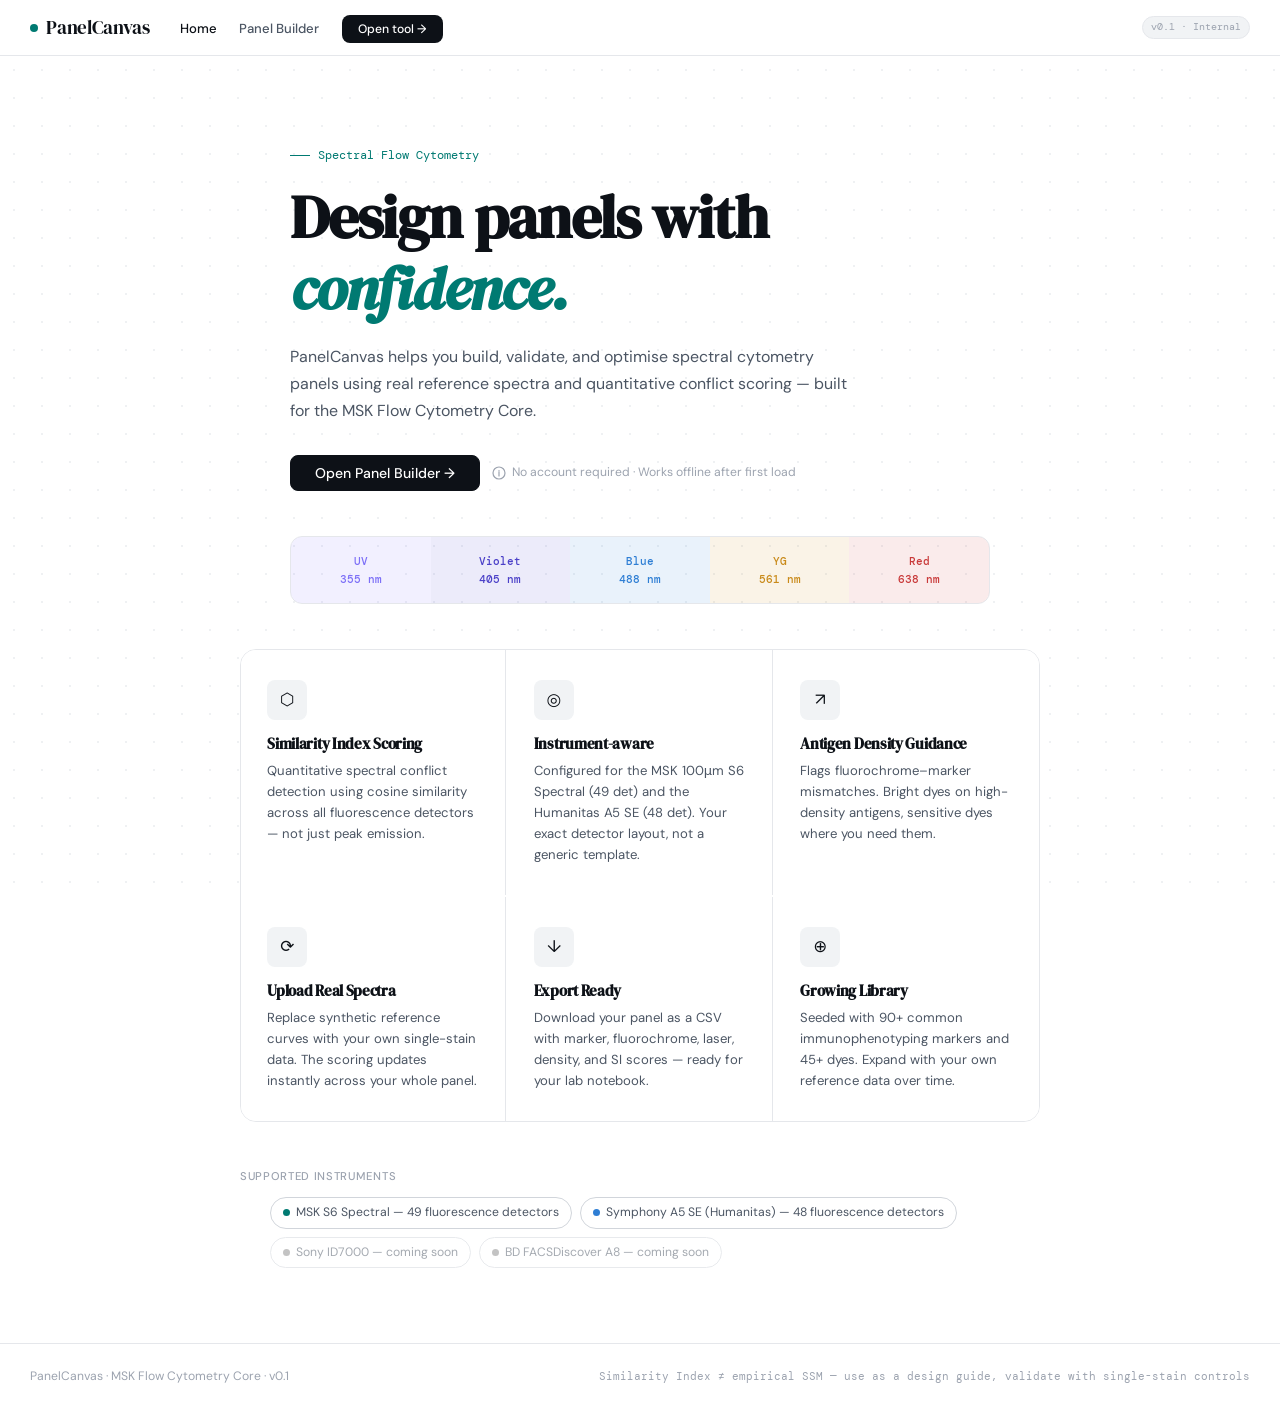
<file: index.html>
<!DOCTYPE html>
<html lang="en">
<head>
  <meta charset="UTF-8">
  <meta name="viewport" content="width=device-width, initial-scale=1.0">
  <title>PanelCanvas — Spectral Flow Cytometry Panel Design</title>
  <link rel="stylesheet" href="css/style.css">
  <style>
    .hero { padding: 6rem 2rem 3rem; text-align: left; }
    .hero h1 { font-size: 4rem; margin-bottom: 1.25rem; }
    @media(max-width:600px){ .hero h1 { font-size: 2.5rem; } }

    .dot-grid {
      position: fixed; inset: 0; pointer-events: none; z-index: -1;
      background-image: radial-gradient(circle, #E5E7EB 1px, transparent 1px);
      background-size: 28px 28px;
      opacity: 0.6;
    }

    .instrument-pills {
      display: flex; gap: 8px; flex-wrap: wrap;
      max-width: 860px; margin: 0 auto 5rem; padding: 0 2rem;
    }
    .instrument-pill {
      display: inline-flex; align-items: center; gap: 6px;
      border: 1px solid var(--c-border2);
      border-radius: 99px;
      padding: 5px 12px;
      font-size: 0.8125rem;
      color: var(--c-text2);
      background: var(--c-bg);
    }
    .instrument-pill .pip {
      width: 7px; height: 7px; border-radius: 50%;
    }

    .laser-strip {
      display: flex; gap: 0;
      max-width: 860px; margin: 3rem auto 0;
      border-radius: var(--radius-lg);
      overflow: hidden;
      border: 1px solid var(--c-border);
    }
    .laser-band {
      flex: 1; padding: 1rem; text-align: center;
      font-size: 0.75rem; font-family: var(--font-mono); font-weight: 500;
    }

    .content-wrap { max-width: 860px; margin: 0 auto; }
  </style>
</head>
<body>

<div class="dot-grid"></div>

<nav class="nav">
  <div class="nav-logo">
    <span class="dot"></span>
    PanelCanvas
  </div>
  <ul class="nav-links">
    <li><a href="index.html" class="active">Home</a></li>
    <li><a href="panel-builder.html">Panel Builder</a></li>
    <li><a href="panel-builder.html" class="nav-cta">Open tool →</a></li>
  </ul>
  <div class="nav-spacer"></div>
  <span class="nav-badge">v0.1 · Internal</span>
</nav>

<div class="content-wrap">
  <div class="hero">
    <div class="hero-eyebrow">Spectral Flow Cytometry</div>
    <h1>Design panels with <em>confidence.</em></h1>
    <p class="hero-sub">
      PanelCanvas helps you build, validate, and optimise spectral cytometry panels
      using real reference spectra and quantitative conflict scoring — built for the
      MSK Flow Cytometry Core.
    </p>
    <div class="hero-actions">
      <a href="panel-builder.html" class="btn btn-primary" style="padding:10px 24px;font-size:0.9375rem;">
        Open Panel Builder →
      </a>
      <span class="hero-note">
        <svg width="14" height="14" viewBox="0 0 14 14" fill="none"><circle cx="7" cy="7" r="6" stroke="currentColor" stroke-width="1.2"/><path d="M7 6v4M7 4.5v.5" stroke="currentColor" stroke-width="1.2" stroke-linecap="round"/></svg>
        No account required · Works offline after first load
      </span>
    </div>

    <div class="laser-strip">
      <div class="laser-band" style="background:rgba(124,111,247,0.1);color:#7C6FF7;">UV<br>355 nm</div>
      <div class="laser-band" style="background:rgba(75,64,200,0.1);color:#4B40C8;">Violet<br>405 nm</div>
      <div class="laser-band" style="background:rgba(46,126,212,0.1);color:#2E7ED4;">Blue<br>488 nm</div>
      <div class="laser-band" style="background:rgba(201,138,26,0.1);color:#C98A1A;">YG<br>561 nm</div>
      <div class="laser-band" style="background:rgba(201,58,58,0.1);color:#C93A3A;">Red<br>638 nm</div>
    </div>
  </div>

  <!-- Features -->
  <div class="features" style="margin:0 2rem 3rem;">
    <div class="feature">
      <div class="feature-icon">⬡</div>
      <h3>Similarity Index Scoring</h3>
      <p>Quantitative spectral conflict detection using cosine similarity across all fluorescence detectors — not just peak emission.</p>
    </div>
    <div class="feature">
      <div class="feature-icon">◎</div>
      <h3>Instrument-aware</h3>
      <p>Configured for the MSK 100μm S6 Spectral (49 det) and the Humanitas A5 SE (48 det). Your exact detector layout, not a generic template.</p>
    </div>
    <div class="feature">
      <div class="feature-icon">↗</div>
      <h3>Antigen Density Guidance</h3>
      <p>Flags fluorochrome–marker mismatches. Bright dyes on high-density antigens, sensitive dyes where you need them.</p>
    </div>
    <div class="feature">
      <div class="feature-icon">⟳</div>
      <h3>Upload Real Spectra</h3>
      <p>Replace synthetic reference curves with your own single-stain data. The scoring updates instantly across your whole panel.</p>
    </div>
    <div class="feature">
      <div class="feature-icon">↓</div>
      <h3>Export Ready</h3>
      <p>Download your panel as a CSV with marker, fluorochrome, laser, density, and SI scores — ready for your lab notebook.</p>
    </div>
    <div class="feature">
      <div class="feature-icon">⊕</div>
      <h3>Growing Library</h3>
      <p>Seeded with 90+ common immunophenotyping markers and 45+ dyes. Expand with your own reference data over time.</p>
    </div>
  </div>

  <!-- Instruments -->
  <div style="padding: 0 2rem; margin-bottom: 4rem;">
    <p class="label" style="margin-bottom:12px;">Supported instruments</p>
    <div class="instrument-pills">
      <span class="instrument-pill"><span class="pip" style="background:#007A72;"></span>MSK S6 Spectral — 49 fluorescence detectors</span>
      <span class="instrument-pill"><span class="pip" style="background:#2E7ED4;"></span>Symphony A5 SE (Humanitas) — 48 fluorescence detectors</span>
      <span class="instrument-pill" style="opacity:0.5;"><span class="pip" style="background:#888;"></span>Sony ID7000 — coming soon</span>
      <span class="instrument-pill" style="opacity:0.5;"><span class="pip" style="background:#888;"></span>BD FACSDiscover A8 — coming soon</span>
    </div>
  </div>
</div>

<footer class="footer">
  <span>PanelCanvas · MSK Flow Cytometry Core · v0.1</span>
  <span style="font-family:var(--font-mono);font-size:0.75rem;">Similarity Index ≠ empirical SSM — use as a design guide, validate with single-stain controls</span>
</footer>

</body>
</html>
</file>
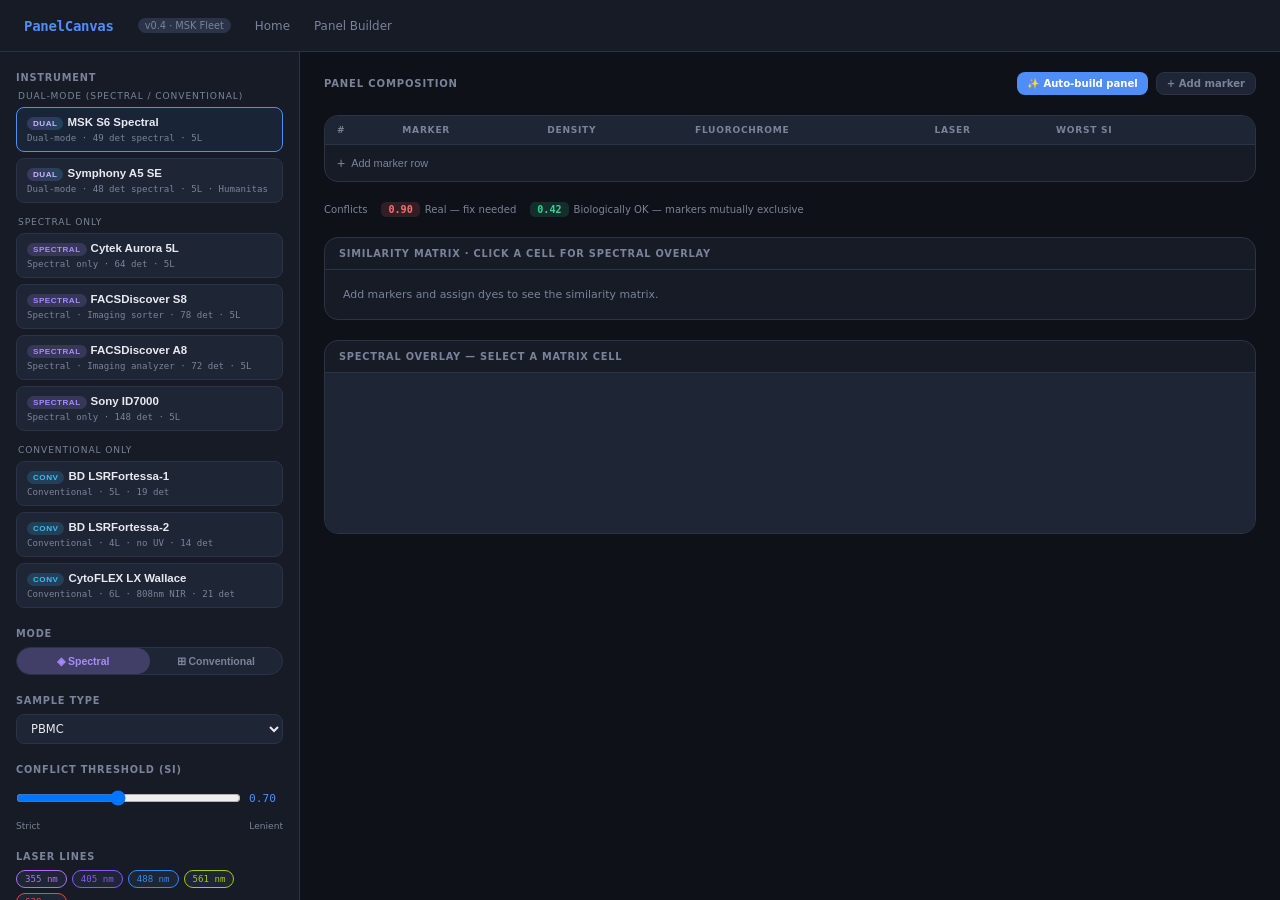
<file: panel-builder.html>
<!DOCTYPE html>
<html lang="en">
<head>
<meta charset="UTF-8" />
<meta name="viewport" content="width=device-width, initial-scale=1.0" />
<title>Panel Builder — PanelCanvas</title>
<style>
/* ── reset & tokens ──────────────────────────────────────────── */
*, *::before, *::after { box-sizing: border-box; margin: 0; padding: 0; }
:root {
  --bg:        #0e1117;
  --surface:   #161b26;
  --surface2:  #1e2535;
  --border:    #2a3347;
  --border2:   #3a4560;
  --text:      #e8eaf0;
  --muted:     #7a8399;
  --accent:    #4f8ef7;
  --accent2:   #6ba3ff;
  --ok:        #34d399;
  --warn:      #fbbf24;
  --danger:    #f87171;
  --spectral:  #a78bfa;
  --conv:      #38bdf8;
  --dual-a:    #a78bfa;
  --dual-b:    #38bdf8;
  --radius:    8px;
  --radius-lg: 14px;
  --font:      'IBM Plex Mono', 'Fira Code', monospace;
  --font-sans: 'Inter', system-ui, sans-serif;
}
html { font-size: 14px; }
body {
  background: var(--bg);
  color: var(--text);
  font-family: var(--font-sans);
  min-height: 100vh;
  display: grid;
  grid-template-rows: auto 1fr;
}

/* ── nav ─────────────────────────────────────────────────────── */
nav {
  background: var(--surface);
  border-bottom: 1px solid var(--border);
  padding: 0 24px;
  height: 52px;
  display: flex;
  align-items: center;
  gap: 24px;
  position: sticky; top: 0; z-index: 200;
}
.nav-logo { font-family: var(--font); font-size: 1rem; font-weight: 700;
  color: var(--accent); letter-spacing: -0.02em; }
.nav-version { font-size: .7rem; background: var(--border); color: var(--muted);
  padding: 2px 7px; border-radius: 99px; }
nav a { color: var(--muted); text-decoration: none; font-size: .85rem; }
nav a:hover { color: var(--text); }
.nav-spacer { flex: 1; }

/* ── layout shell ────────────────────────────────────────────── */
.shell {
  display: grid;
  grid-template-columns: 300px 1fr;
  gap: 0;
  height: calc(100vh - 52px);
  overflow: hidden;
}
.sidebar {
  background: var(--surface);
  border-right: 1px solid var(--border);
  overflow-y: auto;
  padding: 20px 16px;
  display: flex;
  flex-direction: column;
  gap: 20px;
}
.main {
  overflow-y: auto;
  padding: 20px 24px;
  display: flex;
  flex-direction: column;
  gap: 20px;
}

/* ── sidebar widgets ─────────────────────────────────────────── */
.widget { display: flex; flex-direction: column; gap: 8px; }
.widget-label {
  font-size: .7rem;
  text-transform: uppercase;
  letter-spacing: .08em;
  color: var(--muted);
  font-weight: 600;
}

/* ── instrument picker ───────────────────────────────────────── */
.inst-grid {
  display: flex;
  flex-direction: column;
  gap: 6px;
}
.inst-group-label {
  font-size: .65rem;
  text-transform: uppercase;
  letter-spacing: .1em;
  color: var(--muted);
  margin-top: 8px;
  padding-left: 2px;
}
.inst-group-label:first-child { margin-top: 0; }
.inst-btn {
  background: var(--surface2);
  border: 1px solid var(--border);
  border-radius: var(--radius);
  padding: 8px 10px;
  cursor: pointer;
  text-align: left;
  transition: border-color .15s, background .15s;
  width: 100%;
}
.inst-btn:hover { border-color: var(--border2); background: #252d40; }
.inst-btn.active {
  border-color: var(--accent);
  background: rgba(79,142,247,.08);
}
.inst-btn-name {
  font-size: .82rem;
  font-weight: 600;
  color: var(--text);
  margin-bottom: 3px;
}
.inst-btn-badge {
  font-size: .65rem;
  color: var(--muted);
  font-family: var(--font);
}
.type-pill {
  display: inline-block;
  font-size: .58rem;
  font-weight: 700;
  text-transform: uppercase;
  letter-spacing: .06em;
  padding: 2px 6px;
  border-radius: 99px;
  margin-right: 4px;
}
.pill-spectral { background: rgba(167,139,250,.18); color: var(--spectral); }
.pill-conv     { background: rgba(56,189,248,.18);  color: var(--conv); }
.pill-dual     { background: linear-gradient(90deg,rgba(167,139,250,.2),rgba(56,189,248,.2));
                 color: #c4b5fd; }

/* ── mode toggle (dual instruments) ─────────────────────────── */
.mode-toggle-wrap {
  display: none;
  align-items: center;
  gap: 0;
  background: var(--surface2);
  border: 1px solid var(--border);
  border-radius: 99px;
  overflow: hidden;
  width: 100%;
}
.mode-toggle-wrap.visible { display: flex; }
.mode-btn {
  flex: 1;
  background: transparent;
  border: none;
  color: var(--muted);
  font-size: .75rem;
  font-weight: 600;
  padding: 7px 0;
  cursor: pointer;
  border-radius: 99px;
  transition: background .15s, color .15s;
  text-align: center;
}
.mode-btn.active-spectral {
  background: rgba(167,139,250,.25);
  color: var(--spectral);
}
.mode-btn.active-conv {
  background: rgba(56,189,248,.25);
  color: var(--conv);
}

/* ── sidebar selects / inputs ────────────────────────────────── */
select, input[type="range"], input[type="number"] {
  background: var(--surface2);
  border: 1px solid var(--border);
  border-radius: var(--radius);
  color: var(--text);
  font-family: var(--font-sans);
  font-size: .82rem;
  padding: 6px 10px;
  width: 100%;
  outline: none;
}
select:focus, input:focus { border-color: var(--accent); }
.threshold-row {
  display: flex; align-items: center; gap: 8px;
}
.threshold-val {
  font-family: var(--font);
  font-size: .8rem;
  color: var(--accent);
  min-width: 34px;
}
.threshold-labels { display: flex; justify-content: space-between;
  font-size: .65rem; color: var(--muted); }

.laser-chips { display: flex; flex-wrap: wrap; gap: 5px; }
.laser-chip {
  font-family: var(--font);
  font-size: .65rem;
  padding: 3px 8px;
  border-radius: 99px;
  border: 1px solid transparent;
  background: var(--surface2);
}

/* ── stat pills ──────────────────────────────────────────────── */
.stats { display: grid; grid-template-columns: 1fr 1fr; gap: 6px; }
.stat {
  background: var(--surface2);
  border: 1px solid var(--border);
  border-radius: var(--radius);
  padding: 8px 10px;
}
.stat-label { font-size: .62rem; color: var(--muted); margin-bottom: 2px;
  text-transform: uppercase; letter-spacing: .06em; }
.stat-val { font-family: var(--font); font-size: 1rem; font-weight: 700;
  color: var(--text); }
.stat-sub { font-size: .6rem; color: var(--muted); margin-top: 1px; }

/* ── action buttons ──────────────────────────────────────────── */
.btn {
  border: none; border-radius: var(--radius); cursor: pointer;
  font-family: var(--font-sans); font-weight: 600; padding: 8px 14px;
  font-size: .8rem; transition: opacity .15s, background .15s;
}
.btn:hover { opacity: .88; }
.btn-primary { background: var(--accent); color: #fff; }
.btn-ghost   { background: var(--surface2); color: var(--muted);
  border: 1px solid var(--border); }
.btn-sm { padding: 5px 10px; font-size: .72rem; }
.btn-row { display: flex; gap: 8px; flex-wrap: wrap; }
.btn-full { width: 100%; }

/* ── upload area ─────────────────────────────────────────────── */
.upload-area {
  border: 1px dashed var(--border);
  border-radius: var(--radius);
  padding: 10px 12px;
  text-align: center;
  font-size: .72rem;
  color: var(--muted);
  cursor: pointer;
  transition: border-color .15s;
  display: flex; align-items: center; justify-content: center; gap: 6px;
}
.upload-area:hover { border-color: var(--accent); color: var(--accent); }
.upload-area input { display: none; }

/* ── main panel table ────────────────────────────────────────── */
.section-head {
  display: flex;
  align-items: center;
  gap: 10px;
  justify-content: space-between;
}
.section-title {
  font-size: .72rem;
  text-transform: uppercase;
  letter-spacing: .08em;
  color: var(--muted);
  font-weight: 600;
}
.table-wrap {
  background: var(--surface);
  border: 1px solid var(--border);
  border-radius: var(--radius-lg);
  overflow-y: auto;
  max-height: 400px;
}
table {
  width: 100%;
  border-collapse: collapse;
  font-size: .82rem;
}
thead th {
  background: var(--surface2);
  text-align: left;
  padding: 9px 12px;
  font-size: .65rem;
  text-transform: uppercase;
  letter-spacing: .08em;
  color: var(--muted);
  font-weight: 700;
  border-bottom: 1px solid var(--border);
}
tbody tr {
  border-bottom: 1px solid var(--border);
  transition: background .1s;
}
tbody tr:last-child { border-bottom: none; }
tbody tr:hover { background: rgba(79,142,247,.04); }
td { padding: 8px 12px; vertical-align: middle; }
td select, td input[type="text"] {
  background: transparent;
  border: 1px solid transparent;
  border-radius: 5px;
  color: var(--text);
  font-size: .8rem;
  padding: 3px 6px;
  width: 100%;
  outline: none;
}
td select:focus, td input[type="text"]:focus {
  border-color: var(--accent);
  background: var(--surface2);
}
.si-badge {
  display: inline-block;
  font-family: var(--font);
  font-size: .72rem;
  padding: 2px 7px;
  border-radius: 5px;
  font-weight: 700;
}
.si-ok   { background: rgba(52,211,153,.15); color: var(--ok); }
.si-warn { background: rgba(251,191,36,.15);  color: var(--warn); }
.si-bad  { background: rgba(248,113,113,.15); color: var(--danger); }
.si-none { color: var(--muted); }
.del-btn {
  background: none; border: none; cursor: pointer; color: var(--muted);
  font-size: 1rem; padding: 2px 6px; border-radius: 5px;
  transition: color .15s, background .15s;
}
.del-btn:hover { color: var(--danger); background: rgba(248,113,113,.12); }
.add-row-btn {
  background: none; border: none; color: var(--muted); cursor: pointer;
  font-size: .78rem; padding: 10px 12px; text-align: left; width: 100%;
  transition: color .15s; display: flex; align-items: center; gap: 6px;
}
.add-row-btn:hover { color: var(--accent); }
.empty-state {
  padding: 40px 20px;
  text-align: center;
  color: var(--muted);
  font-size: .85rem;
}
.empty-icon { font-size: 1.5rem; margin-bottom: 8px; }

/* ── SPECTRAL: SI matrix ─────────────────────────────────────── */
.matrix-wrap {
  background: var(--surface);
  border: 1px solid var(--border);
  border-radius: var(--radius-lg);
  overflow: auto;
  max-height: 420px;
}
.matrix-title { font-size: .7rem; color: var(--muted); padding: 10px 14px;
  border-bottom: 1px solid var(--border); text-transform: uppercase;
  letter-spacing: .08em; font-weight: 600; }
.matrix-table { border-collapse: collapse; font-size: .72rem; font-family: var(--font); }
.matrix-table th, .matrix-table td {
  border: 1px solid var(--border);
  padding: 4px 7px;
  text-align: center;
  min-width: 50px;
  white-space: nowrap;
}
.matrix-table th { background: var(--surface2); color: var(--muted); font-weight: 600; }
.mt-diag { background: var(--surface2); color: var(--border2); }
.mt-ok   { background: rgba(52,211,153,.10);  color: var(--ok); }
.mt-warn { background: rgba(251,191,36,.10);  color: var(--warn); }
.mt-bad  { background: rgba(248,113,113,.12); color: var(--danger); cursor: pointer; }
.mt-bio  { opacity: .4; }
.mt-empty { color: var(--border2); }

/* ── CONVENTIONAL: detector grid ────────────────────────────── */
#conv-view { display: none; flex-direction: column; gap: 20px; }
#conv-view.visible { display: flex; }
#spectral-view { display: none; flex-direction: column; gap: 20px; }
#spectral-view.visible { display: flex; }

.det-grid-wrap {
  background: var(--surface);
  border: 1px solid var(--border);
  border-radius: var(--radius-lg);
  overflow: hidden;
}
.det-grid-head {
  padding: 10px 14px;
  border-bottom: 1px solid var(--border);
  font-size: .7rem; color: var(--muted); text-transform: uppercase;
  letter-spacing: .08em; font-weight: 600;
  display: flex; align-items: center; justify-content: space-between;
}
.det-grid {
  display: grid;
  grid-template-columns: repeat(auto-fill, minmax(150px, 1fr));
  gap: 1px;
  background: var(--border);
}
.det-cell {
  background: var(--surface2);
  padding: 10px 12px;
  display: flex;
  flex-direction: column;
  gap: 4px;
  min-height: 72px;
  transition: background .15s;
}
.det-cell.status-empty  { background: var(--surface2); }
.det-cell.status-ok     { background: rgba(52,211,153,.07); }
.det-cell.status-clash  { background: rgba(248,113,113,.1); }
.det-laser {
  font-size: .58rem; text-transform: uppercase; letter-spacing: .08em;
  font-weight: 700; margin-bottom: 1px;
}
.det-name { font-size: .7rem; font-weight: 600; color: var(--text); }
.det-filter { font-family: var(--font); font-size: .62rem; color: var(--muted); }
.det-dye {
  font-size: .68rem;
  font-family: var(--font);
  padding: 2px 6px;
  border-radius: 4px;
  margin-top: 2px;
  background: rgba(79,142,247,.15);
  color: var(--accent2);
  display: flex; align-items: center; justify-content: space-between;
  gap: 4px;
}
.det-dye.clash { background: rgba(248,113,113,.2); color: var(--danger); }
.det-marker { font-size: .58rem; color: var(--muted); }
.det-empty-label { font-size: .62rem; color: var(--border2); font-style: italic; }

/* ── spread conflicts panel ──────────────────────────────────── */
.conflict-list {
  display: flex;
  flex-direction: column;
  gap: 6px;
}
.conflict-card {
  background: var(--surface2);
  border: 1px solid var(--border);
  border-left: 3px solid var(--warn);
  border-radius: var(--radius);
  padding: 10px 12px;
  font-size: .75rem;
}
.conflict-card.level-high, .conflict-card.level-detector {
  border-left-color: var(--danger);
}
.conflict-card.level-moderate { border-left-color: var(--warn); }
.conflict-pair {
  font-family: var(--font);
  font-weight: 700;
  font-size: .78rem;
  color: var(--text);
  margin-bottom: 4px;
}
.conflict-type {
  display: inline-block;
  font-size: .6rem;
  text-transform: uppercase;
  letter-spacing: .06em;
  padding: 1px 6px;
  border-radius: 99px;
  margin-right: 6px;
}
.ct-detector  { background: rgba(248,113,113,.2); color: var(--danger); }
.ct-tandem    { background: rgba(251,191,36,.18);  color: var(--warn); }
.ct-spread    { background: rgba(167,139,250,.18); color: var(--spectral); }
.conflict-note { color: var(--muted); margin-top: 4px; line-height: 1.5; }
.no-conflicts {
  padding: 20px;
  text-align: center;
  color: var(--muted);
  font-size: .8rem;
}

/* ── modal ───────────────────────────────────────────────────── */
.modal-backdrop {
  display: none; position: fixed; inset: 0; z-index: 500;
  background: rgba(0,0,0,.6);
  align-items: center; justify-content: center;
  backdrop-filter: blur(3px);
}
.modal-backdrop.open { display: flex; }
.modal {
  background: var(--surface);
  border: 1px solid var(--border2);
  border-radius: var(--radius-lg);
  padding: 24px;
  width: 420px;
  max-width: 95vw;
  max-height: 85vh;
  overflow-y: auto;
  display: flex;
  flex-direction: column;
  gap: 16px;
}
.modal-title {
  font-size: 1rem;
  font-weight: 700;
  display: flex;
  justify-content: space-between;
  align-items: center;
}
.modal-close {
  background: none; border: none; color: var(--muted); cursor: pointer;
  font-size: 1.2rem; line-height: 1;
}
.modal-close:hover { color: var(--text); }
.modal label { font-size: .78rem; color: var(--muted); display: block; margin-bottom: 4px; }
.modal input[type="text"], .modal select, .modal textarea {
  background: var(--surface2); border: 1px solid var(--border);
  border-radius: var(--radius); color: var(--text); font-family: var(--font-sans);
  font-size: .82rem; padding: 8px 10px; width: 100%; outline: none;
  resize: vertical;
}
.modal input:focus, .modal select:focus, .modal textarea:focus { border-color: var(--accent); }
.suggested-dyes { display: flex; flex-wrap: wrap; gap: 5px; }
.sug-chip {
  background: var(--surface2); border: 1px solid var(--border);
  border-radius: 99px; font-size: .68rem; font-family: var(--font);
  padding: 3px 10px; cursor: pointer; color: var(--text);
  transition: border-color .12s, background .12s;
}
.sug-chip:hover { border-color: var(--accent); background: rgba(79,142,247,.1); }
.sug-chip.selected { border-color: var(--accent); background: rgba(79,142,247,.18); color: var(--accent); }

/* ── auto-build modal ────────────────────────────────────────── */
.auto-mode-tabs { display: flex; gap: 0; border: 1px solid var(--border);
  border-radius: var(--radius); overflow: hidden; }
.auto-tab { flex: 1; background: transparent; border: none; color: var(--muted);
  font-size: .75rem; padding: 7px; cursor: pointer; transition: background .12s, color .12s; }
.auto-tab.active { background: rgba(79,142,247,.15); color: var(--accent); font-weight: 600; }
.viability-row { display: flex; gap: 8px; align-items: center; }

/* ── spectral overlay (mini) ─────────────────────────────────── */
.overlay-panel {
  background: var(--surface);
  border: 1px solid var(--border);
  border-radius: var(--radius-lg);
  overflow: hidden;
}
.overlay-head {
  padding: 10px 14px;
  border-bottom: 1px solid var(--border);
  font-size: .7rem; color: var(--muted); text-transform: uppercase;
  letter-spacing: .08em; font-weight: 600;
}
canvas#overlay-canvas {
  display: block;
  width: 100%;
  height: 160px;
  background: var(--surface2);
}

/* ── scrollbar ───────────────────────────────────────────────── */
::-webkit-scrollbar { width: 6px; height: 6px; }
::-webkit-scrollbar-track { background: transparent; }
::-webkit-scrollbar-thumb { background: var(--border2); border-radius: 99px; }
::-webkit-scrollbar-thumb:hover { background: var(--muted); }

/* ── toast ───────────────────────────────────────────────────── */
#toast {
  position: fixed; bottom: 24px; left: 50%; transform: translateX(-50%);
  background: var(--surface2); border: 1px solid var(--border2);
  color: var(--text); padding: 8px 18px; border-radius: 99px;
  font-size: .8rem; z-index: 999;
  opacity: 0; transition: opacity .2s;
  pointer-events: none;
}
#toast.show { opacity: 1; }
</style>
</head>
<body>

<!-- ── NAV ─────────────────────────────────────────────────── -->
<nav>
  <span class="nav-logo">PanelCanvas</span>
  <span class="nav-version">v0.4 · MSK Fleet</span>
  <a href="index.html">Home</a>
  <a href="panel-builder.html">Panel Builder</a>
  <span class="nav-spacer"></span>
</nav>

<!-- ── SHELL ───────────────────────────────────────────────── -->
<div class="shell">

  <!-- ── SIDEBAR ──────────────────────────────────────────── -->
  <aside class="sidebar">

    <!-- Instrument picker -->
    <div class="widget">
      <div class="widget-label">Instrument</div>
      <div class="inst-grid" id="inst-grid">
        <!-- populated by JS -->
      </div>
    </div>

    <!-- Mode toggle (dual-mode instruments only) -->
    <div class="widget" id="mode-toggle-widget" style="display:none">
      <div class="widget-label">Mode</div>
      <div class="mode-toggle-wrap visible" id="mode-toggle">
        <button class="mode-btn" id="mode-btn-spectral" onclick="setMode('spectral')">◈ Spectral</button>
        <button class="mode-btn" id="mode-btn-conv"     onclick="setMode('conventional')">⊞ Conventional</button>
      </div>
    </div>

    <!-- Sample type -->
    <div class="widget">
      <div class="widget-label">Sample type</div>
      <select id="sample-type">
        <option>PBMC</option>
        <option>Tumor digest</option>
        <option>Whole blood</option>
        <option>Bone marrow</option>
        <option>Lymph node</option>
        <option>BAL / Bronchoalveolar</option>
        <option>Other</option>
      </select>
    </div>

    <!-- Conflict threshold (spectral only) -->
    <div class="widget" id="threshold-widget">
      <div class="widget-label">Conflict threshold (SI)</div>
      <div class="threshold-row">
        <input type="range" id="si-threshold" min="0.50" max="0.95" step="0.01" value="0.70"
          oninput="document.getElementById('threshold-val').textContent=parseFloat(this.value).toFixed(2); renderAll()">
        <span class="threshold-val" id="threshold-val">0.70</span>
      </div>
      <div class="threshold-labels"><span>Strict</span><span>Lenient</span></div>
    </div>

    <!-- Laser chips -->
    <div class="widget">
      <div class="widget-label">Laser lines</div>
      <div class="laser-chips" id="laser-chips"></div>
    </div>

    <!-- Upload spectra (spectral only) -->
    <div class="widget" id="upload-widget">
      <div class="widget-label">Spectra source</div>
      <div id="spectra-status" style="font-size:.7rem;color:var(--muted);padding:4px 0;transition:opacity 1s">
        Initializing…
      </div>
      <label class="upload-area" style="margin-top:4px">
        ↑ Upload custom spectra CSV
        <input type="file" id="spectra-upload" accept=".csv">
      </label>
      <button class="btn btn-ghost btn-sm" onclick="downloadSpectraTemplate()">↓ Download template</button>
      <button class="btn btn-ghost btn-sm" onclick="if(window.clearSpectraCache){clearSpectraCache();location.reload();}">↺ Refresh spectra</button>
    </div>

    <!-- Export -->
    <div class="widget">
      <button class="btn btn-ghost btn-full" onclick="exportCSV()">↓ Export panel CSV</button>
    </div>

    <!-- Stats -->
    <div class="widget">
      <div class="widget-label">Summary</div>
      <div class="stats">
        <div class="stat">
          <div class="stat-label">Markers</div>
          <div class="stat-val" id="stat-markers">0</div>
        </div>
        <div class="stat">
          <div class="stat-label">Assigned dyes</div>
          <div class="stat-val" id="stat-dyes">0</div>
        </div>
        <div class="stat">
          <div class="stat-label" id="stat-score-label">Worst SI</div>
          <div class="stat-val" id="stat-score">—</div>
          <div class="stat-sub" id="stat-score-sub">Excluding bio pairs</div>
        </div>
        <div class="stat">
          <div class="stat-label">Real conflicts</div>
          <div class="stat-val" id="stat-conflicts">—</div>
          <div class="stat-sub">Biologically relevant</div>
        </div>
      </div>
    </div>

  </aside>

  <!-- ── MAIN ─────────────────────────────────────────────── -->
  <main class="main">

    <!-- Panel table -->
    <div class="section-head">
      <span class="section-title">Panel composition</span>
      <div class="btn-row">
        <button class="btn btn-primary btn-sm" onclick="openAutoModal()">✨ Auto-build panel</button>
        <button class="btn btn-ghost btn-sm" onclick="addRow()">+ Add marker</button>
      </div>
    </div>

    <div class="table-wrap">
      <table id="panel-table">
        <thead>
          <tr>
            <th>#</th>
            <th>Marker</th>
            <th>Density</th>
            <th>Fluorochrome</th>
            <th>Laser</th>
            <th id="score-col-head">Worst SI</th>
            <th></th>
          </tr>
        </thead>
        <tbody id="panel-tbody"></tbody>
      </table>
      <button class="add-row-btn" onclick="addRow()">
        <span style="font-size:1rem">+</span> Add marker row
      </button>
    </div>

    <!-- ── SPECTRAL VIEW ────────────────────────────────── -->
    <div id="spectral-view">

      <!-- Conflict legend -->
      <div class="btn-row" style="font-size:.72rem; color:var(--muted); align-items:center; gap:14px">
        <span>Conflicts</span>
        <span style="display:flex;align-items:center;gap:5px">
          <span class="si-badge si-bad">0.90</span> Real — fix needed
        </span>
        <span style="display:flex;align-items:center;gap:5px">
          <span class="si-badge si-ok">0.42</span> Biologically OK — markers mutually exclusive
        </span>
      </div>

      <!-- SI matrix -->
      <div class="matrix-wrap">
        <div class="matrix-title">Similarity matrix · Click a cell for spectral overlay</div>
        <div id="matrix-container" style="padding:10px"></div>
      </div>

      <!-- Spectral overlay -->
      <div class="overlay-panel">
        <div class="overlay-head" id="overlay-title">Spectral overlay — select a matrix cell</div>
        <canvas id="overlay-canvas" height="160"></canvas>
      </div>

    </div>

    <!-- ── CONVENTIONAL VIEW ────────────────────────────── -->
    <div id="conv-view">

      <!-- Detector occupancy grid -->
      <div class="det-grid-wrap">
        <div class="det-grid-head">
          <span>Detector occupancy</span>
          <span style="font-size:.65rem">
            <span style="color:var(--ok)">● Assigned</span> &nbsp;
            <span style="color:var(--danger)">● Clash</span> &nbsp;
            <span style="color:var(--border2)">○ Empty</span>
          </span>
        </div>
        <div class="det-grid" id="det-grid"></div>
      </div>

      <!-- Spread / tandem conflicts -->
      <div class="section-head">
        <span class="section-title">Spillover &amp; tandem conflicts</span>
      </div>
      <div class="conflict-list" id="spread-conflict-list">
        <div class="no-conflicts" id="no-conflicts-msg">No conflicts — panel looks clean ✓</div>
      </div>

    </div>

  </main>
</div>

<!-- ── ADD MARKER MODAL ─────────────────────────────────── -->
<div class="modal-backdrop" id="add-modal">
  <div class="modal">
    <div class="modal-title">
      Add marker
      <button class="modal-close" onclick="closeModal('add-modal')">✕</button>
    </div>
    <div>
      <label>Marker</label>
      <input type="text" id="modal-marker" placeholder="e.g. CD3, CD8a, FOXP3" autocomplete="off"
        oninput="updateSuggestedDyes(this.value)">
    </div>
    <div>
      <label>Fluorochrome (optional)</label>
      <input type="text" id="modal-fluoro" placeholder="Type or pick below" autocomplete="off">
    </div>
    <div>
      <label>Suggested dyes</label>
      <div class="suggested-dyes" id="suggested-dyes-container"></div>
    </div>
    <div class="btn-row">
      <button class="btn btn-ghost" onclick="closeModal('add-modal')">Cancel</button>
      <button class="btn btn-primary" onclick="confirmAddMarker()">Add to panel</button>
    </div>
  </div>
</div>

<!-- ── AUTO-BUILD MODAL ─────────────────────────────────── -->
<div class="modal-backdrop" id="auto-modal">
  <div class="modal" style="width:500px">
    <div class="modal-title">
      ✨ Auto-build panel
      <button class="modal-close" onclick="closeModal('auto-modal')">✕</button>
    </div>

    <div>
      <div class="widget-label" style="margin-bottom:6px">Mode</div>
      <div class="auto-mode-tabs">
        <button class="auto-tab active" id="auto-tab-scratch" onclick="setAutoTab('scratch')">From scratch</button>
        <button class="auto-tab" id="auto-tab-fill"   onclick="setAutoTab('fill')">Fill gaps</button>
        <button class="auto-tab" id="auto-tab-suggest" onclick="setAutoTab('suggest')">Suggest missing</button>
      </div>
    </div>

    <div>
      <label>Markers (comma- or newline-separated)</label>
      <textarea id="auto-markers" rows="6"
        placeholder="CD3, CD4, CD8a, CD19, NK1.1, FoxP3&#10;&#10;Type marker names. Unknown names get density 'medium'."></textarea>
    </div>

    <div>
      <label>Viability dye (lock before auto-building rest)</label>
      <div class="viability-row">
        <select id="auto-viab">
          <option value="">— Let auto-builder pick —</option>
          <!-- populated by JS from DYE_CATALOG when available -->
        </select>
      </div>
    </div>

    <div class="btn-row">
      <button class="btn btn-ghost" onclick="closeModal('auto-modal')">Cancel</button>
      <button class="btn btn-primary" onclick="runAutoBuild()">Generate panel</button>
    </div>

    <div id="auto-proposal" style="display:none">
      <div class="section-title" style="margin-bottom:8px">Proposed panel</div>
      <div id="auto-proposal-body"></div>
      <div class="btn-row" style="margin-top:10px">
        <button class="btn btn-ghost" onclick="runAutoBuild()">Try again</button>
        <button class="btn btn-primary" onclick="applyAutoBuild()">Apply to panel</button>
      </div>
    </div>
  </div>
</div>

<!-- ── TOAST ─────────────────────────────────────────────── -->
<div id="toast"></div>

<!-- ── SCRIPTS ───────────────────────────────────────────── -->
<script src="js/instruments.js"></script>
<script src="js/conventional_spread.js"></script>
<script src="js/spectra.js"></script>
<script src="js/spectra_data.js"></script>
<script src="js/dyes.js"></script>
<script src="js/similarity.js"></script>
<script src="js/sir.js"></script>
<script src="js/spillover_matrix.js"></script>
<script src="js/scoring.js"></script>
<script src="js/markers.js"></script>
<script src="js/coexpression.js"></script>
<script>
/* ════════════════════════════════════════════════════════════════
   STATE
   ════════════════════════════════════════════════════════════════ */
let currentInstrumentId = 's6';
let currentMode = 'spectral';   // 'spectral' | 'conventional'
let panelRows = [];             // {id, marker, density, fluorochrome}
let nextId = 1;
let autoTabMode = 'scratch';
let pendingAutoBuild = [];

const DENSITIES = ['high', 'medium', 'low', 'very low'];

/* ════════════════════════════════════════════════════════════════
   INSTRUMENT PICKER
   ════════════════════════════════════════════════════════════════ */
function buildInstGrid() {
  const grid = document.getElementById('inst-grid');
  grid.innerHTML = '';

  const groups = [
    { label: 'Dual-mode (spectral / conventional)', ids: ['s6','a5se'] },
    { label: 'Spectral only', ids: ['aurora5L','s8','a8','id7000'] },
    { label: 'Conventional only', ids: ['fortessa1','fortessa2','cytoflexLX'] },
  ];

  groups.forEach(g => {
    const gl = document.createElement('div');
    gl.className = 'inst-group-label';
    gl.textContent = g.label;
    grid.appendChild(gl);

    g.ids.forEach(id => {
      const inst = INSTRUMENTS[id];
      if (!inst) return;
      const btn = document.createElement('button');
      btn.className = 'inst-btn' + (id === currentInstrumentId ? ' active' : '');
      btn.dataset.id = id;

      const pillClass = inst.type === 'dual' ? 'pill-dual' :
                        inst.type === 'spectral' ? 'pill-spectral' : 'pill-conv';
      const pillLabel = inst.type === 'dual' ? 'Dual' :
                        inst.type === 'spectral' ? 'Spectral' : 'Conv';

      btn.innerHTML = `
        <div class="inst-btn-name"><span class="type-pill ${pillClass}">${pillLabel}</span>${inst.name}</div>
        <div class="inst-btn-badge">${inst.badge}</div>
      `;
      btn.onclick = () => selectInstrument(id);
      grid.appendChild(btn);
    });
  });
}

function selectInstrument(id) {
  currentInstrumentId = id;
  const inst = INSTRUMENTS[id];
  // Set mode to instrument's default
  currentMode = inst.defaultMode || inst.type;
  if (currentMode === 'dual') currentMode = 'spectral';

  // Update active state in grid
  document.querySelectorAll('.inst-btn').forEach(b => {
    b.classList.toggle('active', b.dataset.id === id);
  });

  // Show/hide mode toggle
  const modeWidget = document.getElementById('mode-toggle-widget');
  modeWidget.style.display = inst.type === 'dual' ? '' : 'none';
  updateModeToggleUI();

  // Update laser chips
  renderLaserChips(inst.lasers);

  // Update score column label
  updateScoreColLabel();

  // Threshold + upload only for spectral
  const isSpectral = currentMode === 'spectral';
  document.getElementById('threshold-widget').style.display = isSpectral ? '' : 'none';
  document.getElementById('upload-widget').style.display = isSpectral ? '' : 'none';

  renderAll();
}

function setMode(mode) {
  currentMode = mode;
  updateModeToggleUI();
  updateScoreColLabel();

  const isSpectral = mode === 'spectral';
  document.getElementById('threshold-widget').style.display = isSpectral ? '' : 'none';
  document.getElementById('upload-widget').style.display = isSpectral ? '' : 'none';

  renderAll();
}

function updateModeToggleUI() {
  const bs = document.getElementById('mode-btn-spectral');
  const bc = document.getElementById('mode-btn-conv');
  bs.className = 'mode-btn' + (currentMode === 'spectral' ? ' active-spectral' : '');
  bc.className = 'mode-btn' + (currentMode === 'conventional' ? ' active-conv' : '');
}

function updateScoreColLabel() {
  const lbl = document.getElementById('score-col-head');
  lbl.textContent = currentMode === 'conventional' ? 'Conflict' : 'Worst SI';
  const statLbl = document.getElementById('stat-score-label');
  statLbl.textContent = currentMode === 'conventional' ? 'Conflicts' : 'Worst SI';
}

function renderLaserChips(lasers) {
  const cont = document.getElementById('laser-chips');
  cont.innerHTML = '';
  (lasers || []).forEach(nm => {
    const chip = document.createElement('span');
    chip.className = 'laser-chip';
    const color = (window.LASER_COLORS || {})[nm] || '#888';
    chip.style.borderColor = color;
    chip.style.color = color;
    chip.textContent = nm + ' nm';
    cont.appendChild(chip);
  });
}

/* ════════════════════════════════════════════════════════════════
   PANEL TABLE
   ════════════════════════════════════════════════════════════════ */
function addRow(marker='', density='medium', fluoro='') {
  panelRows.push({ id: nextId++, marker, density, fluorochrome: fluoro });
  renderPanelTable();
  renderAll();
}

function deleteRow(id) {
  panelRows = panelRows.filter(r => r.id !== id);
  renderPanelTable();
  renderAll();
}

function renderPanelTable() {
  const tbody = document.getElementById('panel-tbody');
  const inst = INSTRUMENTS[currentInstrumentId];
  tbody.innerHTML = '';

  if (!panelRows.length) {
    tbody.innerHTML = `<tr><td colspan="7">
      <div class="empty-state">
        <div class="empty-icon">◎</div>
        No markers yet.<br>Click <strong>+ Add marker</strong> to start, or <strong>✨ Auto-build</strong>.
      </div>
    </td></tr>`;
    return;
  }

  // Get all pair scores for this panel in one pass
  const result = window.scorePanel
    ? window.scorePanel(panelRows, inst, currentMode)
    : null;

  panelRows.forEach((row, i) => {
    const tr = document.createElement('tr');

    // Per-row worst conflict
    let worstDisplay = '<span class="si-none">—</span>';
    if (result && row.fluorochrome) {
      if (currentMode !== 'conventional') {
        // Worst SI for this row
        const myPairs = result.pairScores.filter(p =>
          (p.dyeA === row.fluorochrome || p.dyeB === row.fluorochrome) && p.bioClass === 'real'
        );
        if (myPairs.length) {
          const worst = Math.max(...myPairs.map(p => p.si));
          const cls = worst >= 0.9 ? 'si-bad' : worst >= 0.7 ? 'si-warn' : 'si-ok';
          worstDisplay = `<span class="si-badge ${cls}">${worst.toFixed(2)}</span>`;
        }
      } else {
        // Conventional: show worst conflict level
        const myPairs = result.pairScores.filter(p =>
          p.dyeA === row.fluorochrome || p.dyeB === row.fluorochrome
        );
        const levels = myPairs.map(p => p.convLevel);
        if (levels.includes('detector') || levels.includes('spread_high')) {
          worstDisplay = '<span class="si-badge si-bad">Conflict</span>';
        } else if (levels.includes('spread_moderate')) {
          worstDisplay = '<span class="si-badge si-warn">Warn</span>';
        } else if (myPairs.length) {
          worstDisplay = '<span class="si-badge si-ok">OK</span>';
        }
      }
    }

    // Laser for dye
    let laserText = '—';
    if (row.fluorochrome && inst) {
      if (currentMode === 'conventional') {
        const det = window.getDetectorForDye
          ? window.getDetectorForDye(row.fluorochrome, inst)
          : null;
        laserText = det ? det.laser + ' nm' : '—';
      } else {
        // Rough laser assignment from DYE_EMISSION peak
        const em = window.DYE_EMISSION && window.DYE_EMISSION[row.fluorochrome];
        if (em) {
          const lasers = inst.lasers || [];
          // Pick closest laser that could excite (peak > laser+10)
          const exc = lasers.filter(l => em.peak > l + 10);
          laserText = exc.length ? exc[exc.length-1] + ' nm' : '—';
        }
      }
    }

    // Build dye options
    const dyeOpts = buildDyeOptions(row.marker, row.density, inst);

    tr.innerHTML = `
      <td style="color:var(--muted);font-family:var(--font)">${i+1}</td>
      <td><input type="text" value="${_esc(row.marker)}" placeholder="Marker"
          oninput="updateRow(${row.id},'marker',this.value)"></td>
      <td>
        <select onchange="updateRow(${row.id},'density',this.value)">
          ${DENSITIES.map(d=>`<option${d===row.density?' selected':''}>${d}</option>`).join('')}
        </select>
      </td>
      <td>
        <select onchange="updateRow(${row.id},'fluorochrome',this.value)">
          <option value="">— pick dye —</option>
          ${dyeOpts}
        </select>
      </td>
      <td style="color:var(--muted);font-size:.72rem;font-family:var(--font)">${laserText}</td>
      <td>${worstDisplay}</td>
      <td><button class="del-btn" onclick="deleteRow(${row.id})">✕</button></td>
    `;
    tbody.appendChild(tr);

    // Set select to current value
    const sel = tr.querySelectorAll('select')[1];
    if (sel && row.fluorochrome) sel.value = row.fluorochrome;
  });
}

function buildDyeOptions(marker, density, inst) {
  // Use DYE_CATALOG if available (from dyes.js)
  const catalog = window.DYE_CATALOG || [];
  const relevant = catalog.filter(d => {
    // Filter to dyes that have an assigned detector on this instrument (conventional)
    // or appear in DYE_EMISSION (spectral)
    if (currentMode === 'conventional') {
      return window.getDetectorForDye
        ? window.getDetectorForDye(d.name, inst) !== null
        : true;
    }
    return window.DYE_EMISSION ? (d.name in window.DYE_EMISSION) : true;
  });

  if (!relevant.length) {
    // Fallback: keys from DYE_EMISSION
    return Object.keys(window.DYE_EMISSION || {})
      .map(n => `<option>${_esc(n)}</option>`).join('');
  }

  return relevant.map(d => `<option value="${_esc(d.name)}">${_esc(d.name)}</option>`).join('');
}

function updateRow(id, field, value) {
  const row = panelRows.find(r => r.id === id);
  if (row) {
    row[field] = value;
    // Re-render table for laser + score columns, but skip full DOM rebuild to avoid select flicker
    renderScoreAndLaserCells();
    renderAll();
  }
}

function renderScoreAndLaserCells() {
  // Light refresh: just re-render the table (full for now; optimize later if needed)
  renderPanelTable();
}

/* ════════════════════════════════════════════════════════════════
   RENDER ALL (score views)
   ════════════════════════════════════════════════════════════════ */
function renderAll() {
  const inst = INSTRUMENTS[currentInstrumentId];
  const isConv = currentMode === 'conventional';

  // Show/hide views
  document.getElementById('spectral-view').classList.toggle('visible', !isConv);
  document.getElementById('conv-view').classList.toggle('visible', isConv);

  // Score
  const result = window.scorePanel
    ? window.scorePanel(panelRows, inst, currentMode)
    : null;

  // Stats
  const assigned = panelRows.filter(r => r.fluorochrome).length;
  document.getElementById('stat-markers').textContent   = panelRows.length;
  document.getElementById('stat-dyes').textContent      = assigned;

  if (result) {
    const s = result.summary;
    if (!isConv) {
      // Spectral
      const threshold = parseFloat(document.getElementById('si-threshold').value);
      const realConflicts = result.pairScores.filter(p =>
        p.bioClass === 'real' && p.si >= threshold
      ).length;
      const worst = result.pairScores
        .filter(p => p.bioClass === 'real')
        .reduce((mx, p) => Math.max(mx, p.si), 0);
      document.getElementById('stat-score').textContent    = worst > 0 ? worst.toFixed(2) : '—';
      document.getElementById('stat-conflicts').textContent = realConflicts || '—';
    } else {
      // Conventional
      const hardConflicts = result.detectorClashes.length + result.spreadConflicts.filter(c => c.severity === 'high').length;
      const warnConflicts = result.spreadConflicts.filter(c => c.severity !== 'high').length;
      document.getElementById('stat-score').textContent    = hardConflicts || (warnConflicts ? warnConflicts + ' warn' : '—');
      document.getElementById('stat-conflicts').textContent = (hardConflicts + warnConflicts) || '—';
    }
  } else {
    document.getElementById('stat-score').textContent    = '—';
    document.getElementById('stat-conflicts').textContent = '—';
  }

  if (!isConv) {
    renderSIMatrix(result);
  } else {
    renderDetectorGrid(result);
    renderSpreadConflicts(result);
  }
}

/* ════════════════════════════════════════════════════════════════
   SPECTRAL: SI MATRIX
   ════════════════════════════════════════════════════════════════ */
function renderSIMatrix(result) {
  const container = document.getElementById('matrix-container');
  const threshold = parseFloat(document.getElementById('si-threshold').value);
  const rows = panelRows.filter(r => r.fluorochrome);

  if (!rows.length || !result) {
    container.innerHTML = '<div style="color:var(--muted);font-size:.78rem;padding:8px">Add markers and assign dyes to see the similarity matrix.</div>';
    return;
  }

  const labels = rows.map(r => r.marker || r.fluorochrome);
  let html = '<table class="matrix-table"><thead><tr><th></th>';
  labels.forEach(l => { html += `<th title="${_esc(l)}">${_esc(l.length > 6 ? l.slice(0,5)+'…' : l)}</th>`; });
  html += '</tr></thead><tbody>';

  rows.forEach((rA, i) => {
    html += `<tr><th>${_esc(labels[i].length>6?labels[i].slice(0,5)+'…':labels[i])}</th>`;
    rows.forEach((rB, j) => {
      if (i === j) { html += '<td class="mt-diag">·</td>'; return; }
      if (i > j) {
        // lower triangle mirrors upper
        const pair = result.pairScores.find(p =>
          (p.dyeA===rA.fluorochrome && p.dyeB===rB.fluorochrome) ||
          (p.dyeA===rB.fluorochrome && p.dyeB===rA.fluorochrome)
        );
        if (!pair) { html += '<td class="mt-empty">—</td>'; return; }
        const si = pair.si;
        const bio = pair.bioClass !== 'real';
        let cls = si >= threshold ? 'mt-bad' : si >= threshold - 0.15 ? 'mt-warn' : 'mt-ok';
        if (bio) cls += ' mt-bio';
        const onclick = `showOverlay('${_esc(rA.fluorochrome)}','${_esc(rB.fluorochrome)}','${_esc(rA.marker)}','${_esc(rB.marker)}')`;
        html += `<td class="${cls}" title="${_esc(rA.marker)} vs ${_esc(rB.marker)}: SI=${si}" onclick="${onclick}">${si.toFixed(2)}</td>`;
      } else {
        html += '<td></td>';
      }
    });
    html += '</tr>';
  });

  html += '</tbody></table>';
  container.innerHTML = html;
}

/* ════════════════════════════════════════════════════════════════
   SPECTRAL OVERLAY
   ════════════════════════════════════════════════════════════════ */
function showOverlay(dyeA, dyeB, markerA, markerB) {
  const inst = INSTRUMENTS[currentInstrumentId];
  const canvas = document.getElementById('overlay-canvas');
  const ctx = canvas.getContext('2d');
  const W = canvas.offsetWidth; const H = canvas.offsetHeight;
  canvas.width = W; canvas.height = H;

  ctx.clearRect(0,0,W,H);
  ctx.fillStyle = getComputedStyle(document.documentElement).getPropertyValue('--surface2') || '#1e2535';
  ctx.fillRect(0,0,W,H);

  const dets = inst.detectors || [];
  if (!dets.length || !window.DYE_EMISSION) return;

  function getVec(dye) {
    const em = window.DYE_EMISSION[dye]; if (!em) return null;
    return dets.map(d => {
      const x = d.center; const mu = em.peak; const sig = em.sigma;
      return Math.exp(-0.5*Math.pow((x-mu)/sig,2));
    });
  }

  const vecA = getVec(dyeA);
  const vecB = getVec(dyeB);
  if (!vecA && !vecB) return;

  function drawCurve(vec, color) {
    if (!vec) return;
    const max = Math.max(...vec, 0.001);
    ctx.beginPath();
    vec.forEach((v, i) => {
      const x = (i / (vec.length-1)) * W;
      const y = H - 10 - (v/max) * (H-20);
      i === 0 ? ctx.moveTo(x,y) : ctx.lineTo(x,y);
    });
    ctx.strokeStyle = color; ctx.lineWidth = 2.5;
    ctx.stroke();
    // fill
    ctx.lineTo(W, H); ctx.lineTo(0, H); ctx.closePath();
    ctx.fillStyle = color.replace(')', ',0.1)').replace('rgb(','rgba(');
    ctx.fill();
  }

  drawCurve(vecA, '#a78bfa');
  drawCurve(vecB, '#38bdf8');

  document.getElementById('overlay-title').textContent =
    `Spectral overlay — ${markerA} (${dyeA}) vs ${markerB} (${dyeB})`;
}

/* ════════════════════════════════════════════════════════════════
   CONVENTIONAL: DETECTOR OCCUPANCY GRID
   ════════════════════════════════════════════════════════════════ */
function renderDetectorGrid(result) {
  const grid = document.getElementById('det-grid');
  const inst = INSTRUMENTS[currentInstrumentId];
  const occupancy = window.getDetectorOccupancy
    ? window.getDetectorOccupancy(panelRows, inst)
    : [];

  grid.innerHTML = '';

  // Group by laser for display
  const lasers = [...new Set(occupancy.map(o => o.detector.laser))];
  lasers.forEach(laser => {
    const slots = occupancy.filter(o => o.detector.laser === laser);
    slots.forEach(o => {
      const cell = document.createElement('div');
      cell.className = `det-cell status-${o.status}`;

      const laserColor = (window.LASER_COLORS || {})[laser] || '#888';
      let dyeHtml = '';
      if (o.assignedDyes.length === 0) {
        dyeHtml = '<span class="det-empty-label">empty</span>';
      } else {
        dyeHtml = o.assignedDyes.map((a, idx) =>
          `<div class="det-dye${o.status==='clash' && idx>0?' clash':''}">
            <span>${_esc(a.dye)}</span>
            <span class="det-marker">${_esc(a.marker)}</span>
          </div>`
        ).join('');
      }

      cell.innerHTML = `
        <div class="det-laser" style="color:${laserColor}">${laser} nm</div>
        <div class="det-name">${_esc(o.detector.name)}</div>
        <div class="det-filter">${_esc(o.detector.filter)}</div>
        ${dyeHtml}
      `;
      grid.appendChild(cell);
    });
  });

  if (!occupancy.length) {
    grid.innerHTML = '<div style="padding:20px;color:var(--muted);font-size:.78rem">No detector configuration for this instrument in conventional mode.</div>';
  }
}

/* ════════════════════════════════════════════════════════════════
   CONVENTIONAL: SPREAD CONFLICTS
   ════════════════════════════════════════════════════════════════ */
function renderSpreadConflicts(result) {
  const list = document.getElementById('spread-conflict-list');
  const noMsg = document.getElementById('no-conflicts-msg');

  if (!result) { noMsg.style.display = ''; return; }

  // Combine detector clashes + spread conflicts
  const items = [];

  (result.detectorClashes || []).forEach(clash => {
    items.push({
      pair: clash.dyes.join(' + '),
      level: 'detector',
      type: 'detector_overlap',
      note: `Both dyes map to the same detector slot (${_esc(clash.detector?.name)} · ${_esc(clash.detector?.filter)}). Only one can be used per panel.`
    });
  });

  (result.spreadConflicts || []).forEach(c => {
    items.push({
      pair: c.dyeA + ' + ' + c.dyeB,
      level: c.severity,
      type: c.type,
      note: c.note
    });
  });

  if (!items.length) {
    noMsg.style.display = '';
    // Remove any old cards
    list.querySelectorAll('.conflict-card').forEach(c => c.remove());
    return;
  }
  noMsg.style.display = 'none';
  list.querySelectorAll('.conflict-card').forEach(c => c.remove());

  items.forEach(item => {
    const card = document.createElement('div');
    card.className = `conflict-card level-${item.level === 'high' ? 'high' : item.level}`;

    const typeLabel = {
      'detector_overlap': 'Same detector',
      'tandem_degradation': 'Tandem degradation',
      'compensation_burden': 'Compensation burden',
    }[item.type] || item.type;

    const typeClass = {
      'detector_overlap': 'ct-detector',
      'tandem_degradation': 'ct-tandem',
      'compensation_burden': 'ct-spread',
    }[item.type] || 'ct-spread';

    card.innerHTML = `
      <div class="conflict-pair">${_esc(item.pair)}</div>
      <span class="conflict-type ${typeClass}">${_esc(typeLabel)}</span>
      <span style="font-size:.6rem;color:${item.level==='detector'||item.level==='high'?'var(--danger)':'var(--warn)'}">
        ${item.level === 'detector' || item.level === 'high' ? '● High' : '● Moderate'}
      </span>
      <div class="conflict-note">${_esc(item.note)}</div>
    `;
    list.appendChild(card);
  });
}

/* ════════════════════════════════════════════════════════════════
   ADD MARKER MODAL
   ════════════════════════════════════════════════════════════════ */
function openAddModal() {
  document.getElementById('modal-marker').value = '';
  document.getElementById('modal-fluoro').value = '';
  document.getElementById('suggested-dyes-container').innerHTML = '';
  openModal('add-modal');
  setTimeout(() => document.getElementById('modal-marker').focus(), 50);
}

function updateSuggestedDyes(marker) {
  const cont = document.getElementById('suggested-dyes-container');
  const inst = INSTRUMENTS[currentInstrumentId];
  cont.innerHTML = '';

  // Pull from DYE_CATALOG suggestions if available
  let dyes = Object.keys(window.DYE_EMISSION || {});

  if (currentMode === 'conventional' && window.getDetectorForDye) {
    dyes = dyes.filter(d => window.getDetectorForDye(d, inst) !== null);
  }

  // Show first 20
  dyes.slice(0, 20).forEach(name => {
    const chip = document.createElement('button');
    chip.className = 'sug-chip';
    chip.textContent = name;
    chip.onclick = () => {
      document.getElementById('modal-fluoro').value = name;
      cont.querySelectorAll('.sug-chip').forEach(c => c.classList.remove('selected'));
      chip.classList.add('selected');
    };
    cont.appendChild(chip);
  });
}

function confirmAddMarker() {
  const marker = document.getElementById('modal-marker').value.trim();
  const fluoro  = document.getElementById('modal-fluoro').value.trim();
  if (!marker) { toast('Enter a marker name'); return; }
  addRow(marker, 'medium', fluoro);
  closeModal('add-modal');
}

/* ════════════════════════════════════════════════════════════════
   AUTO-BUILD MODAL
   ════════════════════════════════════════════════════════════════ */
function openAutoModal() {
  openModal('auto-modal');
  document.getElementById('auto-proposal').style.display = 'none';
}

function setAutoTab(tab) {
  autoTabMode = tab;
  ['scratch','fill','suggest'].forEach(t => {
    document.getElementById('auto-tab-'+t).classList.toggle('active', t===tab);
  });
}

function runAutoBuild() {
  const raw = document.getElementById('auto-markers').value;
  const markerList = raw.split(/[,\n]+/).map(s=>s.trim()).filter(Boolean)
    .filter(m => m.toLowerCase() !== 'viability');
  if (!markerList.length) { toast('Enter at least one marker'); return; }

  const viabLocked = document.getElementById('auto-viab').value;
  const inst = INSTRUMENTS[currentInstrumentId];
  const isConv = currentMode === 'conventional';
  const laserOrder = inst.lasers || [];

  // Use DYES catalog (dyes.js) — window.DYES is an array; convert to name-keyed dict
  const _dyesArr = Array.isArray(window.DYES) ? window.DYES : [];
  const DYES = {};
  _dyesArr.forEach(d => { if (d && d.name) DYES[d.name] = d; });
  // ── Co-expression helper ──────────────────────────────────
  const RULES = window.COEXPRESSION_RULES || [];
  function getRelation(mA, mB) {
    const a = mA.toLowerCase(), b = mB.toLowerCase();
    const rule = RULES.find(r =>
      (r[0].toLowerCase() === a && r[1].toLowerCase() === b) ||
      (r[0].toLowerCase() === b && r[1].toLowerCase() === a)
    );
    return rule ? rule[2] : 'independent';
  }
  function mustSeparate(mA, mB) {
    const rel = getRelation(mA, mB);
    return rel === 'co-expressed' || rel === 'subset';
  }
  function canShare(mA, mB) {
    return getRelation(mA, mB) === 'exclusive';
  }

  function getDyeExciteNm(dyeName) {
    const d = DYES[dyeName];
    // dyes.js stores excite as a number (355, 405, 488, 561, 638) — return directly
    if (d && d.excite) return d.excite;
    // Fallback: derive from DYE_EMISSION peak
    const em = window.DYE_EMISSION && window.DYE_EMISSION[dyeName];
    const peak = em ? em.peak : (d && (d.emission || d.peak) ? (d.emission || d.peak) : null);
    if (!peak) return null;
    const laserNms = laserOrder.map(l => (typeof l === 'object' ? l.wavelength : l));
    const exc = laserNms.filter(l => peak > l + 10);
    return exc.length ? exc[exc.length-1] : null;
  }

  function getBrightness(dyeName) {
    const d = DYES[dyeName];
    if (!d || d.brightness_index == null) return 3; // neutral fallback
    return d.brightness_index; // 1-5 scale from dyes.js
  }

  function getResolution(dyeName) {
    const d = DYES[dyeName];
    if (!d || d.brightness_index == null) return 2;
    return Math.min(4, d.brightness_index); // brightness_index 1-5 → cap at 4
  }

  function getSpillover(dyeName) {
    return 2; // v0.5 schema has no per-dye spillover rating; neutral constant
  }

  function isViabilityDye(dyeName) {
    const d = DYES[dyeName];
    if (!d) return false;
    const cat = (d.category || '').toLowerCase();
    const nm  = (d.name    || '').toLowerCase();
    return cat.includes('fvs') || cat.includes('zombie') || cat.includes('ghost') ||
      cat.includes('live/dead') || cat.includes('sytox') || cat.includes('viakrome') ||
      cat.includes('helix np') || cat.includes('dna dye') || cat.includes('fixable') ||
      nm === 'pi' || nm === 'dapi' || nm.includes('hoechst') ||
      nm.includes('to-pro') || nm.includes('7-aad');
  }

  // ── Scoring helpers ─────────────────────────────────────────
  // All constraints are PENALTIES in a composite score.
  // Only two hard blocks: already used dye, and (conventional) same detector slot.
  // Everything else — laser balance, co-expression, density, spillover — is scored.

  // Build candidate pool — exclude viability dyes and dyes with no emission data
  const allDyes = Object.keys(DYES).filter(d => {
    if (isViabilityDye(d)) return false;
    if (isConv && window.getDetectorForDye) {
      return window.getDetectorForDye(d, inst) !== null;
    }
    // Spectral: need peak data for SI scoring
    if (window.DYE_EMISSION && (d in window.DYE_EMISSION)) return true;
    const dyeData = DYES[d];
    return dyeData && (dyeData.emission != null || dyeData.peak != null);
  });

  const usedDyes = new Set();
  const usedDetectors = new Set();
  const laserCount = {};
  laserOrder.forEach(l => { laserCount[String(l)] = 0; });

  function assign(dye) {
    usedDyes.add(dye);
    const laser = getDyeExciteNm(dye);
    if (laser) laserCount[String(laser)] = (laserCount[String(laser)] || 0) + 1;
    if (isConv && window.getDetectorForDye) {
      const det = window.getDetectorForDye(dye, inst);
      if (det) usedDetectors.add(det.id);
    }
  }

  /**
   * Score a candidate dye for a given marker/density.
   * Lower score = better. Returns Infinity if hard-blocked.
   */
  function scoreDye(dye, density, markerName) {
    if (!dye || usedDyes.has(dye)) return Infinity;
    const laser = getDyeExciteNm(dye);
    if (!laser) return Infinity;

    // Hard block: conventional detector already taken
    if (isConv && window.getDetectorForDye) {
      const det = window.getDetectorForDye(dye, inst);
      if (!det || usedDetectors.has(det.id)) return Infinity;
    }

    let score = 0;
    const res = getResolution(dye);  // 1=dim, 4=bright
    const sp  = getSpillover(dye);   // 1=clean, 4=high spillover

    // ── Density fit (most important) ──────────────────────────
    if (density === 'very low' || density === 'low') {
      // Need bright dye — penalize dimness heavily
      score += (5 - res) * 4;
      score += sp * 1;              // spillover secondary
    } else if (density === 'high') {
      // Need dim dye — penalize brightness
      score += res * 4;
      score += sp * 3;              // spillover more important here
    } else {
      // Medium: balance brightness and spillover
      score += (5 - res) * 1;      // slight preference for brighter
      score += sp * 2;
    }

    // ── Laser balance — prefer less-used lasers ───────────────
    const laserUse = laserCount[String(laser)] || 0;
    score += laserUse * 3;

    // ── Co-expression penalty — prefer different laser ────────
    for (const a of assignments) {
      if (!a.fluorochrome) continue;
      const aLaser = getDyeExciteNm(a.fluorochrome);
      if (aLaser !== laser) continue;
      if (mustSeparate(markerName, a.marker)) score += 8;  // strong penalty, not block
      if (canShare(markerName, a.marker)) score -= 2;      // slight bonus for exclusive pairs
    }

    // ── Near-duplicate dye penalty ───────────────────────────
    // Dyes on the same laser with peaks within 25nm are near-duplicates
    // (e.g. VioBlue vs eFluor 450, AF488 vs cFluor B515). Hard block these.
    const dyePeak = (window.DYE_EMISSION && window.DYE_EMISSION[dye])
      ? window.DYE_EMISSION[dye].peak
      : (DYES[dye] ? (DYES[dye].emission || DYES[dye].peak) : null);
    if (dyePeak) {
      for (const used of usedDyes) {
        const usedPeak = (window.DYE_EMISSION && window.DYE_EMISSION[used])
          ? window.DYE_EMISSION[used].peak
          : (DYES[used] ? (DYES[used].emission || DYES[used].peak) : null);
        if (!usedPeak) continue;
        const usedLaser = getDyeExciteNm(used);
        if (usedLaser === laser && Math.abs(dyePeak - usedPeak) < 25) {
          return Infinity; // near-duplicate — hard block regardless of biology
        }
      }
    }

    // ── Spectral SI penalty (spectral mode only) ──────────────
    if (!isConv && window.getSpectralSI) {
      for (const used of usedDyes) {
        const usedMarkerObj = assignments.find(a => a.fluorochrome === used);
        const usedMarker = usedMarkerObj ? usedMarkerObj.marker : '';
        const si = window.getSpectralSI(dye, used, inst);
        if (canShare(markerName, usedMarker)) {
          score += si * 2;
        } else {
          if (si > 0.75) score += (si - 0.75) * 200; // heavy penalty but not hard block — let main panel flag it
          else score += si * 15;
        }
      }
    }

    // ── SIR penalty: how much this dye reduces neighbors' resolution ─
    // SIR[dye][used] = fraction by which 'dye' reduces 'used' staining index
    // Weighted by 'used' dye's marker density: dim antigens hurt more
    if (!isConv && window.getRealSIR) {
      for (const used of usedDyes) {
        const sir = window.getRealSIR(dye, used);
        if (sir !== null && sir > 0) {
          const usedMarkerObj = assignments.find(a => a.fluorochrome === used);
          const usedDensity = usedMarkerObj ? usedMarkerObj.density : 'medium';
          // More penalty if the victim dye carries a dim/rare antigen
          const densityWeight = { 'very low': 4, 'low': 3, 'medium': 2, 'high': 1 }[usedDensity] || 2;
          score += sir * densityWeight * 8;
        }
        // Also check reverse: how much does 'used' reduce this dye's SI
        const sirRev = window.getRealSIR(used, dye);
        if (sirRev !== null && sirRev > 0) {
          const densityWeight = { 'very low': 4, 'low': 3, 'medium': 2, 'high': 1 }[density] || 2;
          score += sirRev * densityWeight * 8;
        }
      }
    }

    // ── SSM penalty (conventional mode): real spillover spreading ────
    if (isConv && window.getRealSSM) {
      for (const used of usedDyes) {
        const ssm = window.getRealSSM(dye, used);
        if (ssm !== null && ssm > 10) {
          score += Math.log(ssm) * 2;
        }
      }
    }

    // ── Conventional spread penalty ───────────────────────────
    if (isConv && window.getSpreadConflict) {
      for (const used of usedDyes) {
        const c = window.getSpreadConflict(dye, used);
        if (c) score += c.severity === 'high' ? 15 : 5;
      }
    }

    return score;
  }

  /**
   * Pick the best dye for a marker from the candidate pool.
   * Returns the dye name with lowest score, or '' if all blocked.
   */
  function pickBest(density, candidatePool, markerName) {
    let bestDye = '';
    let bestScore = Infinity;
    for (const dye of candidatePool) {
      const s = scoreDye(dye, density, markerName);
      if (s < bestScore) { bestScore = s; bestDye = dye; }
    }
    return bestDye;
  }

  const assignments = [];

  // 1. Assign viability
  let viabDye = viabLocked;
  if (!viabDye) {
    const viabPool = Object.keys(DYES).filter(d => {
      if (!isViabilityDye(d)) return false;
      if (isConv && window.getDetectorForDye) {
        const det = window.getDetectorForDye(d, inst);
        return det && !usedDetectors.has(det.id);
      }
      return window.DYE_EMISSION && (d in window.DYE_EMISSION);
    });
    // Prefer UV or Violet amine-reactive viability dyes; exclude nuclear stains
    const preferred = viabPool.filter(d => {
      const ex = getDyeExciteNm(d);
      if (ex !== 355 && ex !== 405) return false;
      const nm = d.toLowerCase();
      return !nm.includes('dapi') && !nm.includes('hoechst'); // nuclear stains, not amine-reactive
    });
    viabDye = preferred[0] || viabPool[0] || '';
  }
  if (viabDye) {
    assign(viabDye);
    assignments.push({ marker: 'Viability', density: 'high', fluorochrome: viabDye });
  }

  // 2. Sort markers by density — assign dim antigens (low/very low) first
  // because they need the brightest dyes; those are scarcer
  const DENSITY_ORDER = ['very low', 'low', 'medium', 'high'];
  const markerObjs = markerList.map((m, i) => {
    const known = window.MARKERS && window.MARKERS.find(mk => mk.name.toLowerCase() === m.toLowerCase());
    const density = known ? known.density : (i < 3 ? 'high' : i < 6 ? 'medium' : 'low');
    return { marker: m, density };
  });
  markerObjs.sort((a, b) =>
    DENSITY_ORDER.indexOf(a.density) - DENSITY_ORDER.indexOf(b.density)
  );

  // 3. Assign each marker — pickBest uses pure scoring, no hard blocks except
  //    already-used dyes and conventional detector clashes.
  //    Every marker will get a dye; quality is maximized via score.
  markerObjs.forEach(({ marker, density }) => {
    const assigned = pickBest(density, allDyes, marker);
    if (assigned) assign(assigned);
    assignments.push({ marker, density, fluorochrome: assigned || '' });
  });

  // Re-sort assignments back to original marker order for display
  const origOrder = markerList.reduce((acc, m, i) => { acc[m] = i; return acc; }, {});
  assignments.sort((a, b) => {
    if (a.marker === 'Viability') return -1;
    if (b.marker === 'Viability') return 1;
    return (origOrder[a.marker] || 0) - (origOrder[b.marker] || 0);
  });

  pendingAutoBuild = assignments;

  const propBody = document.getElementById('auto-proposal-body');
  propBody.innerHTML = assignments.map(a => {
    const d = DYES[a.fluorochrome];
    const laser = a.fluorochrome ? getDyeExciteNm(a.fluorochrome) : null;
    const laserLabel = laser ? laser + ' nm' : '';
    return `<div style="font-size:.78rem;padding:5px 0;border-bottom:1px solid var(--border);display:grid;grid-template-columns:1fr auto auto;gap:10px;align-items:center">
      <span style="color:var(--text)">${_esc(a.marker)} <span style="color:var(--muted);font-size:.65rem">(${a.density})</span></span>
      <span style="color:var(--muted);font-size:.65rem;font-family:var(--font)">${laserLabel}</span>
      <span style="font-family:var(--font);color:var(--accent2)">${_esc(a.fluorochrome||'—')}</span>
    </div>`;
  }).join('');

  document.getElementById('auto-proposal').style.display = '';
}
 window.applyAutoBuild = function() {
  panelRows = pendingAutoBuild.map((a) => ({
    id: nextId++,
    marker: a.marker,
    density: a.density,
    fluorochrome: a.fluorochrome
  }));
  closeModal('auto-modal');
  renderPanelTable();
  renderAll();
  toast('Panel applied ✓');
}; 
/* ════════════════════════════════════════════════════════════════
   EXPORT
   ════════════════════════════════════════════════════════════════ */
function exportCSV() {
  if (!panelRows.length) { toast('No markers to export'); return; }
  const inst = INSTRUMENTS[currentInstrumentId];
  const result = window.scorePanel ? window.scorePanel(panelRows, inst, currentMode) : null;

  const header = 'Marker,Density,Fluorochrome,Laser,Score,Mode,Instrument\n';
  const lines = panelRows.map(r => {
    let laser = '—';
    if (r.fluorochrome) {
      if (currentMode === 'conventional' && window.getDetectorForDye) {
        const d = window.getDetectorForDye(r.fluorochrome, inst);
        if (d) laser = d.laser + ' nm';
      } else if (window.DYE_EMISSION) {
        const em = window.DYE_EMISSION[r.fluorochrome];
        if (em) {
          const lasers = inst.lasers || [];
          const exc = lasers.filter(l => em.peak > l + 10);
          if (exc.length) laser = exc[exc.length-1] + ' nm';
        }
      }
    }
    // Worst score for this row
    let score = '—';
    if (result && r.fluorochrome) {
      const myPairs = result.pairScores.filter(p =>
        (p.dyeA===r.fluorochrome || p.dyeB===r.fluorochrome) && p.bioClass==='real'
      );
      if (currentMode !== 'conventional' && myPairs.length) {
        score = Math.max(...myPairs.map(p=>p.si)).toFixed(2);
      } else if (currentMode === 'conventional' && myPairs.length) {
        const levels = myPairs.map(p=>p.convLevel);
        score = levels.includes('detector') ? 'CONFLICT' :
                levels.includes('spread_high') ? 'HIGH' :
                levels.includes('spread_moderate') ? 'WARN' : 'OK';
      }
    }
    return [r.marker, r.density, r.fluorochrome||'', laser, score, currentMode, inst.name]
      .map(v => `"${(v||'').replace(/"/g,'""')}"`).join(',');
  });

  const blob = new Blob([header + lines.join('\n')], { type: 'text/csv' });
  const a = document.createElement('a'); a.href = URL.createObjectURL(blob);
  a.download = `panelcanvas_${inst.shortName}_${currentMode}_${new Date().toISOString().slice(0,10)}.csv`;
  a.click();
  toast('CSV exported ✓');
}

function downloadSpectraTemplate() {
  const inst = INSTRUMENTS[currentInstrumentId];
  const dets = inst.detectors || [];
  const header = 'Dye,' + dets.map(d => d.center+'nm').join(',') + '\n';
  const example = 'BV421,' + dets.map(() => '0.00').join(',') + '\n';
  const blob = new Blob([header + example], { type: 'text/csv' });
  const a = document.createElement('a'); a.href = URL.createObjectURL(blob);
  a.download = `spectra_template_${inst.shortName}.csv`;
  a.click();
}

/* ════════════════════════════════════════════════════════════════
   MODAL HELPERS
   ════════════════════════════════════════════════════════════════ */
function openModal(id)  { document.getElementById(id).classList.add('open'); }
function closeModal(id) { document.getElementById(id).classList.remove('open'); }

document.querySelectorAll('.modal-backdrop').forEach(b => {
  b.addEventListener('click', e => { if (e.target === b) b.classList.remove('open'); });
});

// Wire up "Add marker" button in table → modal
window.addRow = function(m='', d='medium', f='') {
  if (!m) { openAddModal(); return; }
  panelRows.push({ id: nextId++, marker: m, density: d, fluorochrome: f });
  renderPanelTable();
  renderAll();
};

/* ════════════════════════════════════════════════════════════════
   TOAST
   ════════════════════════════════════════════════════════════════ */
function toast(msg) {
  const el = document.getElementById('toast');
  el.textContent = msg; el.classList.add('show');
  clearTimeout(el._t); el._t = setTimeout(() => el.classList.remove('show'), 2500);
}

/* ════════════════════════════════════════════════════════════════
   UTILS
   ════════════════════════════════════════════════════════════════ */
function _esc(s) {
  return String(s||'').replace(/&/g,'&amp;').replace(/</g,'&lt;').replace(/>/g,'&gt;').replace(/"/g,'&quot;');
}

/* ════════════════════════════════════════════════════════════════
   INIT
   ════════════════════════════════════════════════════════════════ */
document.addEventListener('DOMContentLoaded', () => {
  buildInstGrid();
  selectInstrument('s6');

  // Initialize real spectra from FPbase (async — scoring improves once loaded)
  if (window.initSpectra) {
    const spectraStatus = document.getElementById('spectra-status');
    if (spectraStatus) spectraStatus.textContent = 'Loading real spectra…';
    window.initSpectra().then(() => {
      if (spectraStatus) spectraStatus.textContent = 'Real spectra loaded ✓';
      setTimeout(() => { if (spectraStatus) spectraStatus.style.opacity = '0'; }, 3000);
      // Re-render scoring with real spectra
      renderAll();
    }).catch(() => {
      if (spectraStatus) spectraStatus.textContent = 'Using synthetic spectra';
    });
  }

  // Wire viab dropdown
  const viabSel = document.getElementById('auto-viab');
  const viabDyes = ['LIVE/DEAD Aqua','LIVE/DEAD Blue','LIVE/DEAD Near-IR',
    'Ghost Violet 450','Ghost Violet 510','Ghost Red 780','Zombie Aqua',
    'Zombie Yellow','Zombie Red','Zombie NIR','7-AAD','PI','TO-PRO-3',
    'DAPI','Hoechst 33342','BUV395','BUV496'];
  viabDyes.forEach(d => {
    const opt = document.createElement('option');
    opt.value = d; opt.textContent = d;
    viabSel.appendChild(opt);
  });

  // Spectra upload (stub — plugs into existing v0.3 upload handler if present)
  document.getElementById('spectra-upload').addEventListener('change', e => {
    const file = e.target.files[0];
    if (!file) return;
    toast('Spectra uploaded: ' + file.name + ' (will apply on next score pass)');
    // Full CSV parsing handled by existing uploadSpectra() if present
    if (window.uploadSpectra) window.uploadSpectra(file);
    e.target.value = '';
  });
});
</script>
</body>
</html>
</file>
<file: css/style.css>
/* PanelCanvas — Shared Styles */

@import url('https://fonts.googleapis.com/css2?family=DM+Serif+Display:ital@0;1&family=DM+Sans:wght@300;400;500;600&family=DM+Mono:wght@400;500&display=swap');

/* ── Variables ─────────────────────────────────────────────── */
:root {
  --c-bg:           #FFFFFF;
  --c-surface:      #F8F9FA;
  --c-surface2:     #F1F3F5;
  --c-border:       #E5E7EB;
  --c-border2:      #D1D5DB;

  --c-text:         #0D1117;
  --c-text2:        #4B5563;
  --c-text3:        #9CA3AF;

  --c-accent:       #007A72;
  --c-accent-light: #E6F4F3;
  --c-accent-dark:  #005C56;

  --c-conflict:     #B91C1C;
  --c-conflict-bg:  #FEF2F2;
  --c-warn:         #B45309;
  --c-warn-bg:      #FFFBEB;
  --c-ok:           #15803D;
  --c-ok-bg:        #F0FDF4;
  --c-info:         #1D4ED8;
  --c-info-bg:      #EFF6FF;

  --c-uv:           #7C6FF7;
  --c-v:            #4B40C8;
  --c-b:            #2E7ED4;
  --c-yg:           #C98A1A;
  --c-r:            #C93A3A;

  --font-display:   'DM Serif Display', Georgia, serif;
  --font-body:      'DM Sans', system-ui, sans-serif;
  --font-mono:      'DM Mono', 'Courier New', monospace;

  --radius-sm:      4px;
  --radius-md:      8px;
  --radius-lg:      12px;
  --radius-xl:      16px;

  --shadow-sm:      0 1px 2px rgba(0,0,0,0.05);
  --shadow-md:      0 4px 12px rgba(0,0,0,0.08);
  --shadow-lg:      0 8px 24px rgba(0,0,0,0.10);

  --nav-h:          56px;
  --sidebar-w:      300px;
}

/* ── Reset ──────────────────────────────────────────────────── */
*, *::before, *::after { box-sizing: border-box; margin: 0; padding: 0; }
html { font-size: 15px; -webkit-font-smoothing: antialiased; }
body {
  font-family: var(--font-body);
  background: var(--c-bg);
  color: var(--c-text);
  line-height: 1.6;
  min-height: 100vh;
}
a { color: var(--c-accent); text-decoration: none; }
a:hover { text-decoration: underline; }
button { cursor: pointer; font-family: var(--font-body); }
input, select, textarea { font-family: var(--font-body); }

/* ── Nav ────────────────────────────────────────────────────── */
.nav {
  height: var(--nav-h);
  border-bottom: 1px solid var(--c-border);
  display: flex;
  align-items: center;
  padding: 0 2rem;
  gap: 2rem;
  position: sticky;
  top: 0;
  background: rgba(255,255,255,0.96);
  backdrop-filter: blur(8px);
  z-index: 100;
}
.nav-logo {
  font-family: var(--font-display);
  font-size: 1.25rem;
  color: var(--c-text);
  letter-spacing: -0.01em;
  display: flex;
  align-items: center;
  gap: 8px;
  flex-shrink: 0;
}
.nav-logo .dot {
  width: 8px; height: 8px;
  border-radius: 50%;
  background: var(--c-accent);
}
.nav-links {
  display: flex;
  gap: 1.5rem;
  align-items: center;
  list-style: none;
}
.nav-links a {
  font-size: 0.875rem;
  font-weight: 500;
  color: var(--c-text2);
  transition: color 0.15s;
}
.nav-links a:hover, .nav-links a.active { color: var(--c-text); text-decoration: none; }
.nav-links .nav-cta {
  background: var(--c-text);
  color: #fff !important;
  padding: 6px 16px;
  border-radius: var(--radius-md);
  font-size: 0.8125rem;
  transition: background 0.15s;
}
.nav-links .nav-cta:hover { background: var(--c-accent); }
.nav-spacer { flex: 1; }
.nav-badge {
  font-size: 0.6875rem;
  font-family: var(--font-mono);
  background: var(--c-surface2);
  color: var(--c-text3);
  padding: 2px 8px;
  border-radius: 99px;
  border: 1px solid var(--c-border);
}

/* ── Typography ─────────────────────────────────────────────── */
h1, h2, h3, h4 { font-family: var(--font-display); letter-spacing: -0.02em; line-height: 1.2; }
h1 { font-size: 2.75rem; }
h2 { font-size: 1.75rem; }
h3 { font-size: 1.25rem; }
h4 { font-size: 1rem; font-family: var(--font-body); font-weight: 600; }
.mono { font-family: var(--font-mono); }
.label {
  font-size: 0.75rem;
  font-weight: 500;
  text-transform: uppercase;
  letter-spacing: 0.06em;
  color: var(--c-text3);
}

/* ── Buttons ────────────────────────────────────────────────── */
.btn {
  display: inline-flex;
  align-items: center;
  gap: 6px;
  padding: 8px 16px;
  border-radius: var(--radius-md);
  font-size: 0.875rem;
  font-weight: 500;
  border: 1px solid transparent;
  transition: all 0.15s;
  line-height: 1;
  white-space: nowrap;
}
.btn-primary {
  background: var(--c-text);
  color: #fff;
  border-color: var(--c-text);
}
.btn-primary:hover { background: var(--c-accent); border-color: var(--c-accent); }
.btn-secondary {
  background: var(--c-surface);
  color: var(--c-text);
  border-color: var(--c-border2);
}
.btn-secondary:hover { background: var(--c-surface2); border-color: var(--c-border2); }
.btn-ghost {
  background: transparent;
  color: var(--c-text2);
  border-color: transparent;
}
.btn-ghost:hover { background: var(--c-surface); color: var(--c-text); }
.btn-sm { padding: 5px 10px; font-size: 0.8125rem; }
.btn-icon { padding: 6px; width: 30px; height: 30px; justify-content: center; }

/* ── Form Elements ──────────────────────────────────────────── */
.form-group { display: flex; flex-direction: column; gap: 6px; }
.form-label { font-size: 0.8125rem; font-weight: 500; color: var(--c-text2); }
.form-input, .form-select {
  height: 36px;
  padding: 0 12px;
  border: 1px solid var(--c-border2);
  border-radius: var(--radius-md);
  font-size: 0.875rem;
  color: var(--c-text);
  background: var(--c-bg);
  transition: border-color 0.15s, box-shadow 0.15s;
  width: 100%;
}
.form-input:focus, .form-select:focus {
  outline: none;
  border-color: var(--c-accent);
  box-shadow: 0 0 0 3px rgba(0,122,114,0.12);
}
.form-select { padding-right: 28px; appearance: none;
  background-image: url("data:image/svg+xml,%3Csvg xmlns='http://www.w3.org/2000/svg' width='12' height='12' viewBox='0 0 12 12'%3E%3Cpath fill='%236B7280' d='M6 8L1 3h10z'/%3E%3C/svg%3E");
  background-repeat: no-repeat;
  background-position: right 10px center;
}
.autocomplete-wrap { position: relative; }
.autocomplete-dropdown {
  position: absolute;
  top: calc(100% + 4px);
  left: 0; right: 0;
  background: var(--c-bg);
  border: 1px solid var(--c-border2);
  border-radius: var(--radius-md);
  box-shadow: var(--shadow-lg);
  max-height: 220px;
  overflow-y: auto;
  z-index: 200;
  display: none;
}
.autocomplete-dropdown.open { display: block; }
.autocomplete-item {
  padding: 8px 12px;
  cursor: pointer;
  font-size: 0.875rem;
  display: flex;
  align-items: center;
  gap: 8px;
  transition: background 0.1s;
}
.autocomplete-item:hover, .autocomplete-item.focused { background: var(--c-surface); }
.autocomplete-item .item-sub { font-size: 0.75rem; color: var(--c-text3); margin-left: auto; }

/* ── Badges ─────────────────────────────────────────────────── */
.badge {
  display: inline-flex;
  align-items: center;
  padding: 2px 8px;
  border-radius: 99px;
  font-size: 0.6875rem;
  font-weight: 500;
  white-space: nowrap;
}
.badge-uv    { background: rgba(124,111,247,0.12); color: var(--c-uv); }
.badge-v     { background: rgba(75,64,200,0.12);  color: var(--c-v); }
.badge-b     { background: rgba(46,126,212,0.12); color: var(--c-b); }
.badge-yg    { background: rgba(201,138,26,0.12); color: var(--c-yg); }
.badge-r     { background: rgba(201,58,58,0.12);  color: var(--c-r); }
.badge-ok    { background: var(--c-ok-bg);       color: var(--c-ok); }
.badge-warn  { background: var(--c-warn-bg);     color: var(--c-warn); }
.badge-err   { background: var(--c-conflict-bg); color: var(--c-conflict); }
.badge-neutral { background: var(--c-surface2);  color: var(--c-text2); }

.density-hi  { background: rgba(21,128,61,0.1); color: #15803D; }
.density-med { background: rgba(180,83,9,0.1);  color: #B45309; }
.density-lo  { background: rgba(29,78,216,0.1); color: #1D4ED8; }

/* ── Cards ──────────────────────────────────────────────────── */
.card {
  background: var(--c-bg);
  border: 1px solid var(--c-border);
  border-radius: var(--radius-lg);
  padding: 1.25rem;
}
.card-title { font-size: 0.875rem; font-weight: 600; margin-bottom: 1rem; display: flex; align-items: center; gap: 8px; }

/* ── Sidebar Layout ─────────────────────────────────────────── */
.app-layout {
  display: grid;
  grid-template-columns: var(--sidebar-w) 1fr;
  min-height: calc(100vh - var(--nav-h));
}
.sidebar {
  border-right: 1px solid var(--c-border);
  padding: 1.5rem;
  display: flex;
  flex-direction: column;
  gap: 1.5rem;
  position: sticky;
  top: var(--nav-h);
  height: calc(100vh - var(--nav-h));
  overflow-y: auto;
}
.main-content {
  padding: 1.5rem 2rem;
  min-height: calc(100vh - var(--nav-h));
}

/* ── Instrument Selector ────────────────────────────────────── */
.instrument-cards { display: flex; flex-direction: column; gap: 8px; }
.instrument-card {
  border: 1.5px solid var(--c-border);
  border-radius: var(--radius-md);
  padding: 10px 12px;
  cursor: pointer;
  transition: all 0.15s;
  display: flex;
  align-items: center;
  gap: 10px;
}
.instrument-card:hover { border-color: var(--c-border2); background: var(--c-surface); }
.instrument-card.selected { border-color: var(--c-accent); background: var(--c-accent-light); }
.instrument-card .inst-dot {
  width: 10px; height: 10px; border-radius: 50%;
  background: var(--c-accent); flex-shrink: 0;
  opacity: 0;
}
.instrument-card.selected .inst-dot { opacity: 1; }
.instrument-card .inst-name { font-size: 0.875rem; font-weight: 500; }
.instrument-card .inst-det { font-size: 0.75rem; color: var(--c-text3); font-family: var(--font-mono); }

/* ── Laser Legend ───────────────────────────────────────────── */
.laser-legend { display: flex; flex-wrap: wrap; gap: 6px; }
.laser-pip {
  display: inline-flex;
  align-items: center;
  gap: 4px;
  font-size: 0.6875rem;
  font-family: var(--font-mono);
  padding: 2px 7px;
  border-radius: 4px;
}

/* ── Panel Table ────────────────────────────────────────────── */
.panel-table-wrap {
  border: 1px solid var(--c-border);
  border-radius: var(--radius-lg);
  overflow: hidden;
  margin-bottom: 1.5rem;
}
.panel-table {
  width: 100%;
  border-collapse: collapse;
  font-size: 0.875rem;
}
.panel-table th {
  background: var(--c-surface);
  padding: 10px 14px;
  text-align: left;
  font-size: 0.75rem;
  font-weight: 600;
  color: var(--c-text2);
  border-bottom: 1px solid var(--c-border);
  white-space: nowrap;
}
.panel-table td {
  padding: 10px 14px;
  border-bottom: 1px solid var(--c-border);
  vertical-align: middle;
}
.panel-table tr:last-child td { border-bottom: none; }
.panel-table tr:hover td { background: var(--c-surface); }
.panel-table tr.conflict-row td { background: rgba(185,28,28,0.03); }

.add-row td {
  background: var(--c-surface) !important;
  padding: 8px 14px !important;
}

/* dye color swatch */
.dye-swatch {
  display: inline-flex;
  align-items: center;
  gap: 6px;
}
.swatch-dot {
  width: 10px; height: 10px;
  border-radius: 50%; flex-shrink: 0;
}

/* SI score display */
.si-score {
  font-family: var(--font-mono);
  font-size: 0.8125rem;
  font-weight: 500;
}
.si-ok     { color: var(--c-ok); }
.si-warn   { color: var(--c-warn); }
.si-danger { color: var(--c-conflict); }

/* ── Conflict Panel ─────────────────────────────────────────── */
.conflict-list { display: flex; flex-direction: column; gap: 8px; }
.conflict-item {
  display: flex;
  align-items: center;
  gap: 10px;
  padding: 10px 14px;
  border-radius: var(--radius-md);
  border: 1px solid var(--c-conflict-bg);
  background: var(--c-conflict-bg);
  font-size: 0.8125rem;
}
.conflict-item.warn {
  border-color: var(--c-warn-bg);
  background: var(--c-warn-bg);
}
.conflict-dyes { font-weight: 600; flex: 1; }
.conflict-si { font-family: var(--font-mono); font-weight: 500; }

/* ── Matrix SVG container ───────────────────────────────────── */
.matrix-wrap { overflow-x: auto; }

/* ── Stats Row ──────────────────────────────────────────────── */
.stats-row {
  display: grid;
  grid-template-columns: repeat(4, 1fr);
  gap: 12px;
  margin-bottom: 1.5rem;
}
.stat-card {
  border: 1px solid var(--c-border);
  border-radius: var(--radius-md);
  padding: 14px;
}
.stat-label { font-size: 0.75rem; color: var(--c-text3); margin-bottom: 4px; }
.stat-value { font-size: 1.5rem; font-weight: 600; font-family: var(--font-display); line-height: 1; }
.stat-sub { font-size: 0.75rem; color: var(--c-text3); margin-top: 4px; }

/* ── Section Header ─────────────────────────────────────────── */
.section-header {
  display: flex;
  align-items: center;
  justify-content: space-between;
  margin-bottom: 1rem;
}
.section-title { font-size: 0.9375rem; font-weight: 600; }

/* ── Empty State ────────────────────────────────────────────── */
.empty-state {
  text-align: center;
  padding: 3rem 1rem;
  color: var(--c-text3);
}
.empty-state .empty-icon { font-size: 2rem; margin-bottom: 0.75rem; }
.empty-state p { font-size: 0.875rem; }

/* ── Tooltip ────────────────────────────────────────────────── */
.tooltip-wrap { position: relative; display: inline-flex; }
.tooltip-wrap .tooltip {
  position: absolute;
  bottom: calc(100% + 6px);
  left: 50%; transform: translateX(-50%);
  background: var(--c-text);
  color: #fff;
  font-size: 0.75rem;
  padding: 5px 10px;
  border-radius: var(--radius-sm);
  white-space: nowrap;
  opacity: 0;
  pointer-events: none;
  transition: opacity 0.15s;
  z-index: 300;
}
.tooltip-wrap:hover .tooltip { opacity: 1; }

/* ── Threshold Slider ───────────────────────────────────────── */
.slider-row { display: flex; align-items: center; gap: 10px; }
input[type=range] {
  flex: 1; accent-color: var(--c-accent); cursor: pointer;
}
.slider-val { font-family: var(--font-mono); font-size: 0.8125rem; font-weight: 500; min-width: 36px; text-align: right; }

/* ── Hero (index page) ──────────────────────────────────────── */
.hero {
  padding: 5rem 2rem 4rem;
  max-width: 760px;
  margin: 0 auto;
}
.hero-eyebrow {
  font-size: 0.8125rem;
  font-family: var(--font-mono);
  color: var(--c-accent);
  margin-bottom: 1rem;
  display: flex;
  align-items: center;
  gap: 8px;
}
.hero-eyebrow::before {
  content: '';
  display: inline-block;
  width: 20px; height: 1px;
  background: var(--c-accent);
}
.hero h1 { font-size: 3.5rem; margin-bottom: 1.25rem; color: var(--c-text); }
.hero h1 em { font-style: italic; color: var(--c-accent); }
.hero-sub {
  font-size: 1.0625rem;
  color: var(--c-text2);
  max-width: 560px;
  line-height: 1.7;
  margin-bottom: 2rem;
}
.hero-actions { display: flex; gap: 12px; align-items: center; flex-wrap: wrap; }
.hero-note {
  font-size: 0.8125rem;
  color: var(--c-text3);
  display: flex; align-items: center; gap: 6px;
}

/* feature grid */
.features {
  display: grid;
  grid-template-columns: repeat(3, 1fr);
  gap: 1.5px;
  border: 1.5px solid var(--c-border);
  border-radius: var(--radius-xl);
  overflow: hidden;
  margin: 3rem auto;
  max-width: 900px;
}
.feature {
  background: var(--c-bg);
  padding: 2rem 1.75rem;
  border-right: 1.5px solid var(--c-border);
}
.feature:nth-child(3n) { border-right: none; }
.feature-icon {
  width: 40px; height: 40px;
  border-radius: var(--radius-md);
  background: var(--c-surface2);
  display: flex; align-items: center; justify-content: center;
  font-size: 1.125rem;
  margin-bottom: 1rem;
}
.feature h3 { font-size: 1rem; margin-bottom: 0.5rem; }
.feature p { font-size: 0.875rem; color: var(--c-text2); line-height: 1.6; }

/* instrument list */
.instrument-list {
  display: flex;
  gap: 8px;
  flex-wrap: wrap;
  max-width: 900px;
  margin: 0 auto 4rem;
  padding: 0 2rem;
}

/* ── Footer ─────────────────────────────────────────────────── */
.footer {
  border-top: 1px solid var(--c-border);
  padding: 1.5rem 2rem;
  display: flex;
  align-items: center;
  justify-content: space-between;
  font-size: 0.8125rem;
  color: var(--c-text3);
}

/* ── Responsive ─────────────────────────────────────────────── */
@media (max-width: 900px) {
  .app-layout { grid-template-columns: 1fr; }
  .sidebar { position: static; height: auto; border-right: none; border-bottom: 1px solid var(--c-border); }
  .stats-row { grid-template-columns: repeat(2, 1fr); }
  .features { grid-template-columns: 1fr; }
  .feature { border-right: none; border-bottom: 1.5px solid var(--c-border); }
  .feature:last-child { border-bottom: none; }
  h1 { font-size: 2.25rem; }
  .hero h1 { font-size: 2.5rem; }
}

/* ── Spectra viz ────────────────────────────────────────────── */
.spectra-svg { width: 100%; height: 180px; }

/* ── Upload zone ────────────────────────────────────────────── */
.upload-zone {
  border: 1.5px dashed var(--c-border2);
  border-radius: var(--radius-lg);
  padding: 1.5rem;
  text-align: center;
  cursor: pointer;
  transition: all 0.15s;
  background: var(--c-surface);
}
.upload-zone:hover { border-color: var(--c-accent); background: var(--c-accent-light); }
.upload-zone p { font-size: 0.875rem; color: var(--c-text2); margin-top: 6px; }

/* ── Notification ───────────────────────────────────────────── */
.notif {
  position: fixed;
  bottom: 1.5rem; right: 1.5rem;
  background: var(--c-text);
  color: #fff;
  padding: 10px 16px;
  border-radius: var(--radius-md);
  font-size: 0.875rem;
  box-shadow: var(--shadow-lg);
  z-index: 1000;
  opacity: 0;
  transform: translateY(8px);
  transition: all 0.2s;
  pointer-events: none;
}
.notif.show { opacity: 1; transform: translateY(0); }

/* ── Scrollbar ──────────────────────────────────────────────── */
::-webkit-scrollbar { width: 6px; height: 6px; }
::-webkit-scrollbar-track { background: transparent; }
::-webkit-scrollbar-thumb { background: var(--c-border2); border-radius: 3px; }
::-webkit-scrollbar-thumb:hover { background: var(--c-text3); }
</file>
